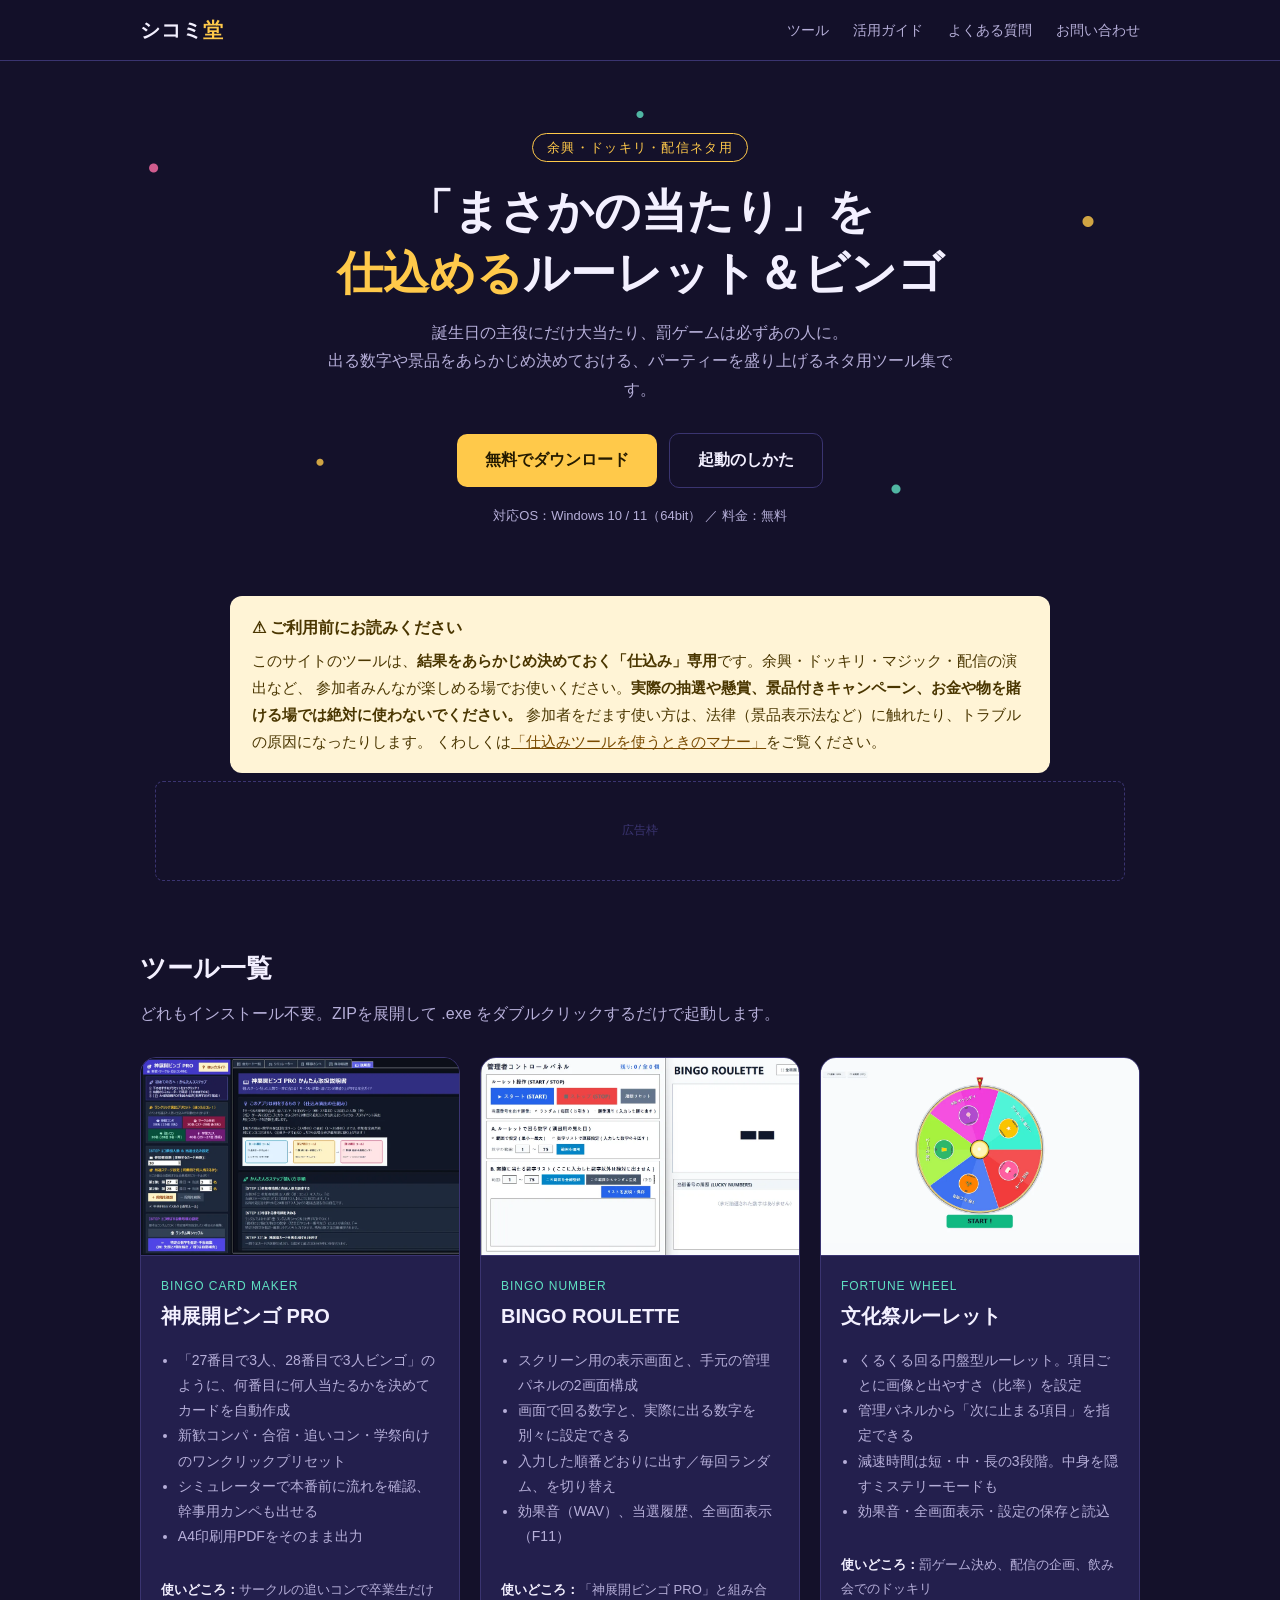
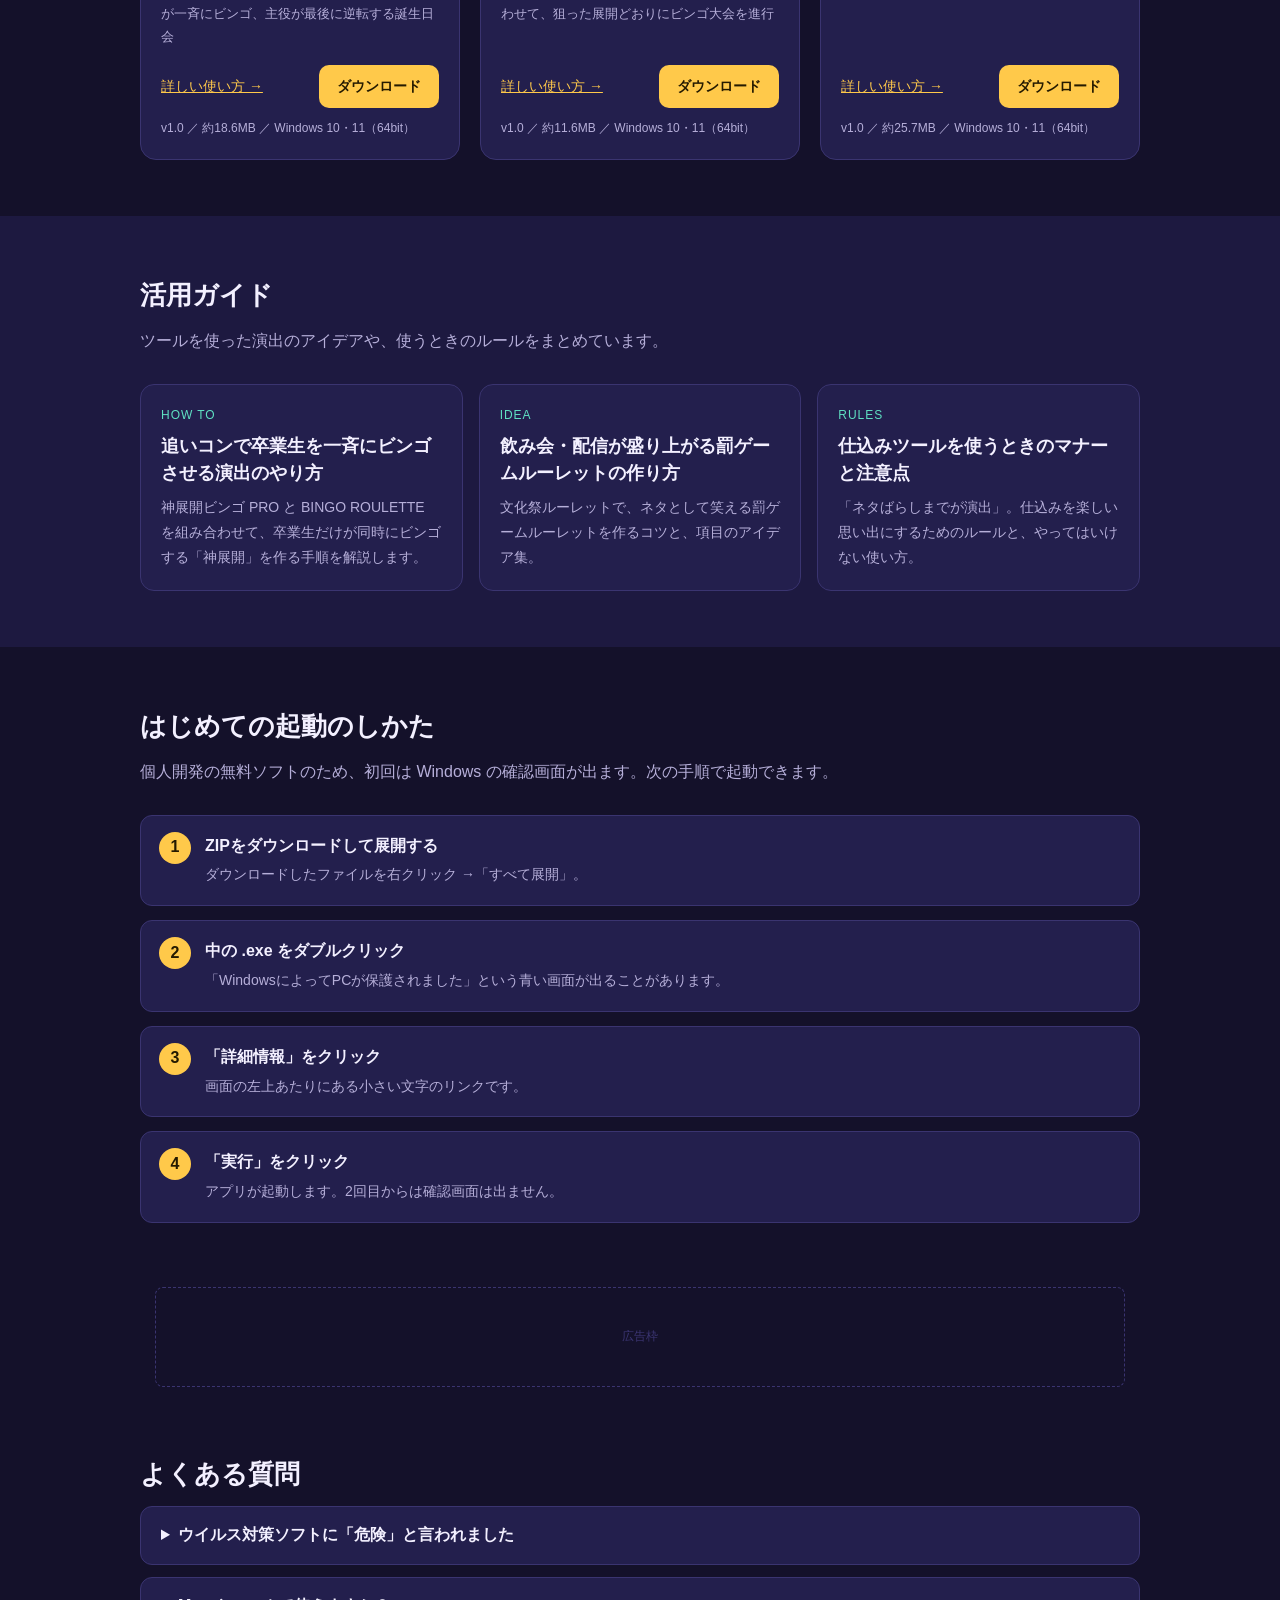
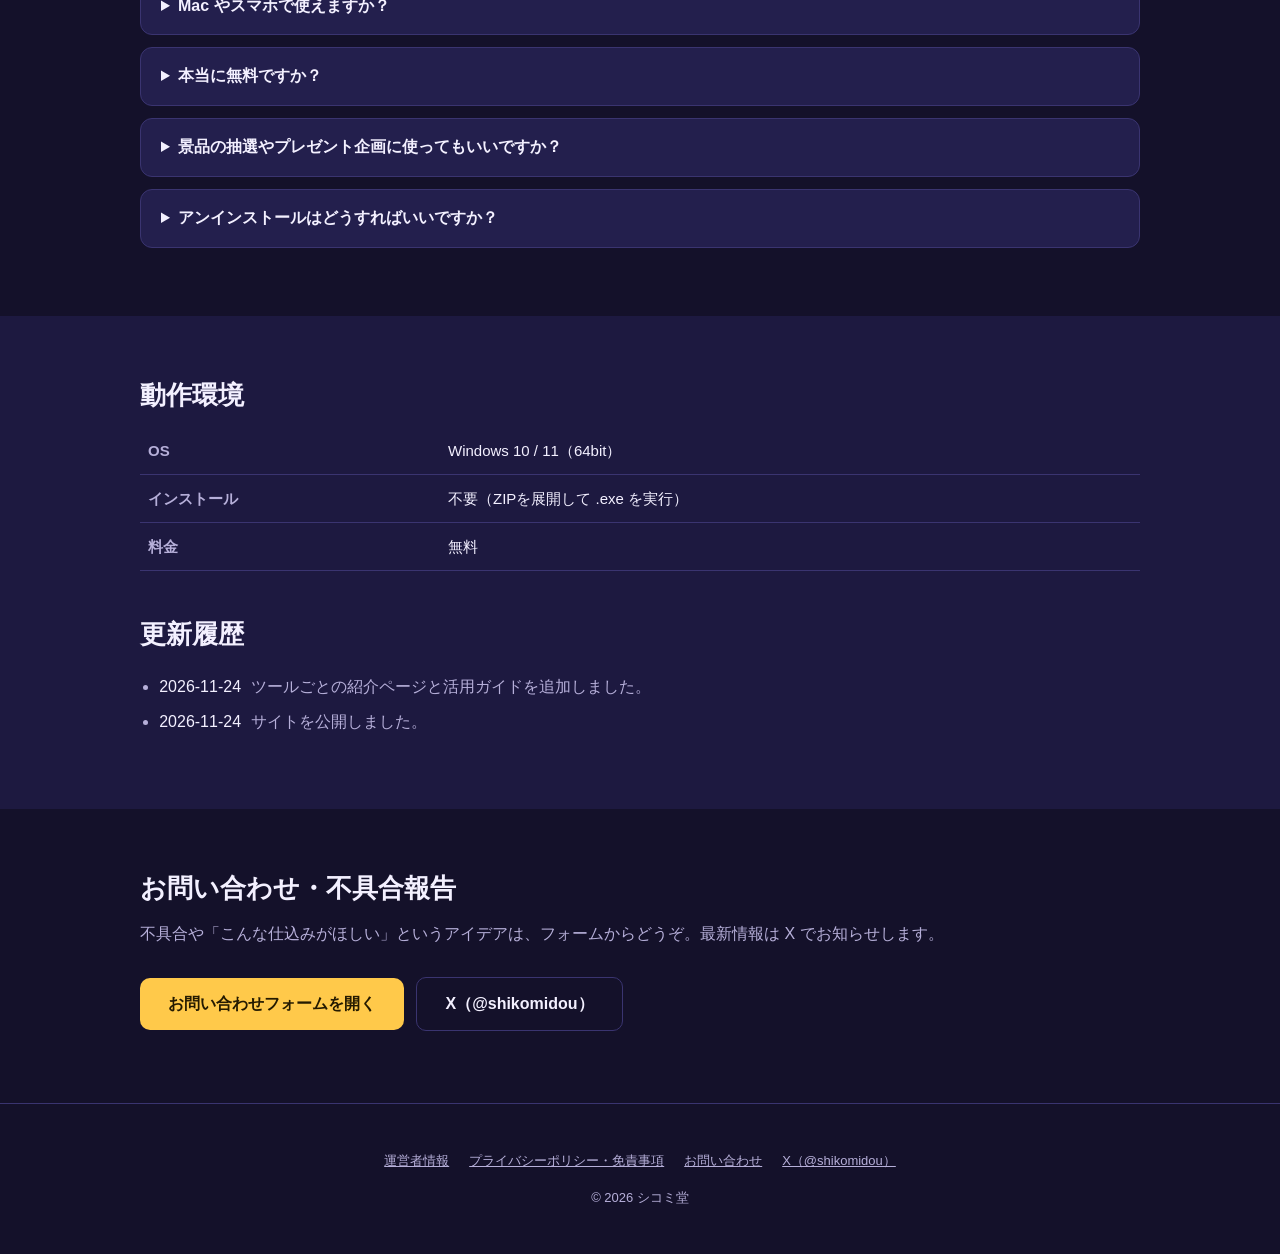
<file: index.html>
<!DOCTYPE html>
<html lang="ja">
<head>
<meta charset="UTF-8">
<meta name="viewport" content="width=device-width, initial-scale=1">
<title>シコミ堂 ｜ 余興・ドッキリ用の仕込みルーレット＆ビンゴツール（Windows・無料）</title>
<meta name="description" content="パーティーの余興やドッキリ、配信ネタ用の「結果を仕込める」ルーレットとビンゴカード作成ツール。Windows 10/11 対応の無料ソフトです。">
<link rel="stylesheet" href="style.css">
<!--
  ▼ Google AdSense：審査に合格したら、下のコメントを外して ca-pub-XXXXXXXXXXXXXXXX を自分のIDに置き換える
  <script async src="https://pagead2.googlesyndication.com/pagead/js/adsbygoogle.js?client=ca-pub-XXXXXXXXXXXXXXXX" crossorigin="anonymous"></script>
-->
</head>
<body>

<header class="top">
  <div class="wrap">
    <a class="logo" href="index.html">シコミ<span>堂</span></a>
    <nav>
      <a href="index.html#apps" class="nav-dl">ツール</a>
      <a href="index.html#guides">活用ガイド</a>
      <a href="index.html#faq">よくある質問</a>
      <a href="index.html#contact">お問い合わせ</a>
    </nav>
  </div>
</header>

<main>
  <div class="hero">
    <div class="wrap">
      <span class="tag">余興・ドッキリ・配信ネタ用</span>
      <h1>「まさかの当たり」を<br><em>仕込める</em>ルーレット＆ビンゴ</h1>
      <p class="lead">誕生日の主役にだけ大当たり、罰ゲームは必ずあの人に。<br>
        出る数字や景品をあらかじめ決めておける、パーティーを盛り上げるネタ用ツール集です。</p>
      <a class="btn" href="#apps">無料でダウンロード</a>
      <a class="btn ghost" href="#howto" style="margin-left:8px">起動のしかた</a>
      <p class="req">対応OS：Windows 10 / 11（64bit） ／ 料金：無料</p>
    </div>
  </div>

  <div class="wrap">
<div class="notice" role="note">
  <strong>⚠ ご利用前にお読みください</strong>
  このサイトのツールは、<b>結果をあらかじめ決めておく「仕込み」専用</b>です。余興・ドッキリ・マジック・配信の演出など、
  参加者みんなが楽しめる場でお使いください。<b>実際の抽選や懸賞、景品付きキャンペーン、お金や物を賭ける場では絶対に使わないでください。</b>
  参加者をだます使い方は、法律（景品表示法など）に触れたり、トラブルの原因になったりします。
  くわしくは<a href="guide-manners.html">「仕込みツールを使うときのマナー」</a>をご覧ください。
</div>
  </div>

<div class="wrap"><div class="ad-slot">広告枠
  <!--
  <ins class="adsbygoogle" style="display:block" data-ad-client="ca-pub-XXXXXXXXXXXXXXXX" data-ad-slot="1111111111" data-ad-format="auto" data-full-width-responsive="true"></ins>
  <script>(adsbygoogle = window.adsbygoogle || []).push({});</script>
  -->
</div></div>

  <section id="apps">
    <div class="wrap">
      <h2>ツール一覧</h2>
      <p class="sub">どれもインストール不要。ZIPを展開して .exe をダブルクリックするだけで起動します。</p>
      <div class="apps">
        <article class="app">
          <a class="shot" href="bingo-pro.html"><img src="[data-uri]" alt="神展開ビンゴ PRO の画面" loading="lazy"></a>
          <div class="body">
            <span class="kind">BINGO CARD MAKER</span>
            <h3><a href="bingo-pro.html">神展開ビンゴ PRO</a></h3>
            <ul>
              <li>「27番目で3人、28番目で3人ビンゴ」のように、何番目に何人当たるかを決めてカードを自動作成</li>
              <li>新歓コンパ・合宿・追いコン・学祭向けのワンクリックプリセット</li>
              <li>シミュレーターで本番前に流れを確認、幹事用カンペも出せる</li>
              <li>A4印刷用PDFをそのまま出力</li>
            </ul>
            <p class="uses"><b>使いどころ：</b>サークルの追いコンで卒業生だけが一斉にビンゴ、主役が最後に逆転する誕生日会</p>
            <div class="dl">
              <a class="more" href="bingo-pro.html">詳しい使い方 →</a>
              <a class="btn sm" href="https://github.com/toabaron-spec/shikomidou/releases/latest/download/kamitenkai-bingo-pro.zip">ダウンロード</a>
            </div>
            <p class="meta" style="margin:10px 0 0">v1.0 ／ 約18.6MB ／ Windows 10・11（64bit）</p>
          </div>
        </article>
        <article class="app">
          <a class="shot" href="bingo-roulette.html"><img src="[data-uri]" alt="BINGO ROULETTE の画面" loading="lazy"></a>
          <div class="body">
            <span class="kind">BINGO NUMBER</span>
            <h3><a href="bingo-roulette.html">BINGO ROULETTE</a></h3>
            <ul>
              <li>スクリーン用の表示画面と、手元の管理パネルの2画面構成</li>
              <li>画面で回る数字と、実際に出る数字を別々に設定できる</li>
              <li>入力した順番どおりに出す／毎回ランダム、を切り替え</li>
              <li>効果音（WAV）、当選履歴、全画面表示（F11）</li>
            </ul>
            <p class="uses"><b>使いどころ：</b>「神展開ビンゴ PRO」と組み合わせて、狙った展開どおりにビンゴ大会を進行</p>
            <div class="dl">
              <a class="more" href="bingo-roulette.html">詳しい使い方 →</a>
              <a class="btn sm" href="https://github.com/toabaron-spec/shikomidou/releases/latest/download/bingo-roulette.zip">ダウンロード</a>
            </div>
            <p class="meta" style="margin:10px 0 0">v1.0 ／ 約11.6MB ／ Windows 10・11（64bit）</p>
          </div>
        </article>
        <article class="app">
          <a class="shot light" href="fortune-wheel.html"><img src="[data-uri]" alt="文化祭ルーレット の画面" loading="lazy"></a>
          <div class="body">
            <span class="kind">FORTUNE WHEEL</span>
            <h3><a href="fortune-wheel.html">文化祭ルーレット</a></h3>
            <ul>
              <li>くるくる回る円盤型ルーレット。項目ごとに画像と出やすさ（比率）を設定</li>
              <li>管理パネルから「次に止まる項目」を指定できる</li>
              <li>減速時間は短・中・長の3段階。中身を隠すミステリーモードも</li>
              <li>効果音・全画面表示・設定の保存と読込</li>
            </ul>
            <p class="uses"><b>使いどころ：</b>罰ゲーム決め、配信の企画、飲み会でのドッキリ</p>
            <div class="dl">
              <a class="more" href="fortune-wheel.html">詳しい使い方 →</a>
              <a class="btn sm" href="https://github.com/toabaron-spec/shikomidou/releases/latest/download/fortune-wheel.zip">ダウンロード</a>
            </div>
            <p class="meta" style="margin:10px 0 0">v1.0 ／ 約25.7MB ／ Windows 10・11（64bit）</p>
          </div>
        </article>
      </div>
    </div>
  </section>

  <section id="guides" class="alt">
    <div class="wrap">
      <h2>活用ガイド</h2>
      <p class="sub">ツールを使った演出のアイデアや、使うときのルールをまとめています。</p>
      <div class="guides">
        <a class="guide" href="guide-oikon.html"><span class="kind">HOW TO</span><h3>追いコンで卒業生を一斉にビンゴさせる演出のやり方</h3><p>神展開ビンゴ PRO と BINGO ROULETTE を組み合わせて、卒業生だけが同時にビンゴする「神展開」を作る手順を解説します。</p></a>
        <a class="guide" href="guide-batsu-game.html"><span class="kind">IDEA</span><h3>飲み会・配信が盛り上がる罰ゲームルーレットの作り方</h3><p>文化祭ルーレットで、ネタとして笑える罰ゲームルーレットを作るコツと、項目のアイデア集。</p></a>
        <a class="guide" href="guide-manners.html"><span class="kind">RULES</span><h3>仕込みツールを使うときのマナーと注意点</h3><p>「ネタばらしまでが演出」。仕込みを楽しい思い出にするためのルールと、やってはいけない使い方。</p></a>
      </div>
    </div>
  </section>

  <section id="howto">
    <div class="wrap">
      <h2>はじめての起動のしかた</h2>
      <p class="sub">個人開発の無料ソフトのため、初回は Windows の確認画面が出ます。次の手順で起動できます。</p>
      <ol class="steps">
        <li><b>ZIPをダウンロードして展開する</b><span>ダウンロードしたファイルを右クリック →「すべて展開」。</span></li>
        <li><b>中の .exe をダブルクリック</b><span>「WindowsによってPCが保護されました」という青い画面が出ることがあります。</span></li>
        <li><b>「詳細情報」をクリック</b><span>画面の左上あたりにある小さい文字のリンクです。</span></li>
        <li><b>「実行」をクリック</b><span>アプリが起動します。2回目からは確認画面は出ません。</span></li>
      </ol>
    </div>
  </section>

<div class="wrap"><div class="ad-slot">広告枠
  <!--
  <ins class="adsbygoogle" style="display:block" data-ad-client="ca-pub-XXXXXXXXXXXXXXXX" data-ad-slot="2222222222" data-ad-format="auto" data-full-width-responsive="true"></ins>
  <script>(adsbygoogle = window.adsbygoogle || []).push({});</script>
  -->
</div></div>

  <section id="faq">
    <div class="wrap">
      <h2>よくある質問</h2>
      <details>
        <summary>ウイルス対策ソフトに「危険」と言われました</summary>
        <p>このツールは Python で作り、PyInstaller という仕組みで1つの .exe にまとめています。この方法で作ったソフトは、中身に問題がなくても誤ってウイルス扱いされることがあります（誤検知）。ダウンロードはこのサイトのボタン（GitHub の公式配布ページ）からのみ行ってください。</p>
      </details>
      <details>
        <summary>Mac やスマホで使えますか？</summary>
        <p>いまは Windows 10 / 11（64bit）だけに対応しています。Mac・Linux・スマホ・32bit版 Windows では動きません。</p>
      </details>
      <details>
        <summary>本当に無料ですか？</summary>
        <p>はい、すべて無料です。サイトの運営費は広告収入でまかなう予定です。</p>
      </details>
      <details>
        <summary>景品の抽選やプレゼント企画に使ってもいいですか？</summary>
        <p>いいえ。結果を仕込めるツールなので、<b>本物の抽選・懸賞・キャンペーンには使わないでください</b>。参加者が「仕込みかも」と分かって笑える場、ネタだと明かす前提の場でお楽しみください。詳しくは<a href="guide-manners.html">マナーと注意点</a>をご覧ください。</p>
      </details>
      <details>
        <summary>アンインストールはどうすればいいですか？</summary>
        <p>インストールしていないので、展開したフォルダごと削除すれば完了です。</p>
      </details>
    </div>
  </section>

  <section class="alt">
    <div class="wrap">
      <h2>動作環境</h2>
      <table>
        <tr><th>OS</th><td>Windows 10 / 11（64bit）</td></tr>
        <tr><th>インストール</th><td>不要（ZIPを展開して .exe を実行）</td></tr>
        <tr><th>料金</th><td>無料</td></tr>
      </table>

      <h2 style="margin-top:40px">更新履歴</h2>
      <ul class="log">
        <li><time>2026-11-24</time>ツールごとの紹介ページと活用ガイドを追加しました。</li>
        <li><time>2026-11-24</time>サイトを公開しました。</li>
      </ul>
    </div>
  </section>

  <section id="contact">
    <div class="wrap">
      <h2>お問い合わせ・不具合報告</h2>
      <p class="sub">不具合や「こんな仕込みがほしい」というアイデアは、フォームからどうぞ。最新情報は X でお知らせします。</p>
      <p><a class="btn" href="https://docs.google.com/forms/d/e/1FAIpQLSdgUgYmJnWMnSjtuK4ILSLZrFLbsaXGJBXPM67dqzS-R5R1-g/viewform" target="_blank" rel="noopener">お問い合わせフォームを開く</a>
         <a class="btn ghost" href="https://x.com/shikomidou" target="_blank" rel="noopener" style="margin-left:8px">X（@shikomidou）</a></p>
    </div>
  </section>
</main>

<footer>
  <div class="wrap">
    <p><a href="about.html">運営者情報</a><a href="privacy.html">プライバシーポリシー・免責事項</a><a href="index.html#contact">お問い合わせ</a><a href="https://x.com/shikomidou" target="_blank" rel="noopener">X（@shikomidou）</a></p>
    <p>© 2026 シコミ堂</p>
  </div>
</footer>

</body>
</html>
</file>
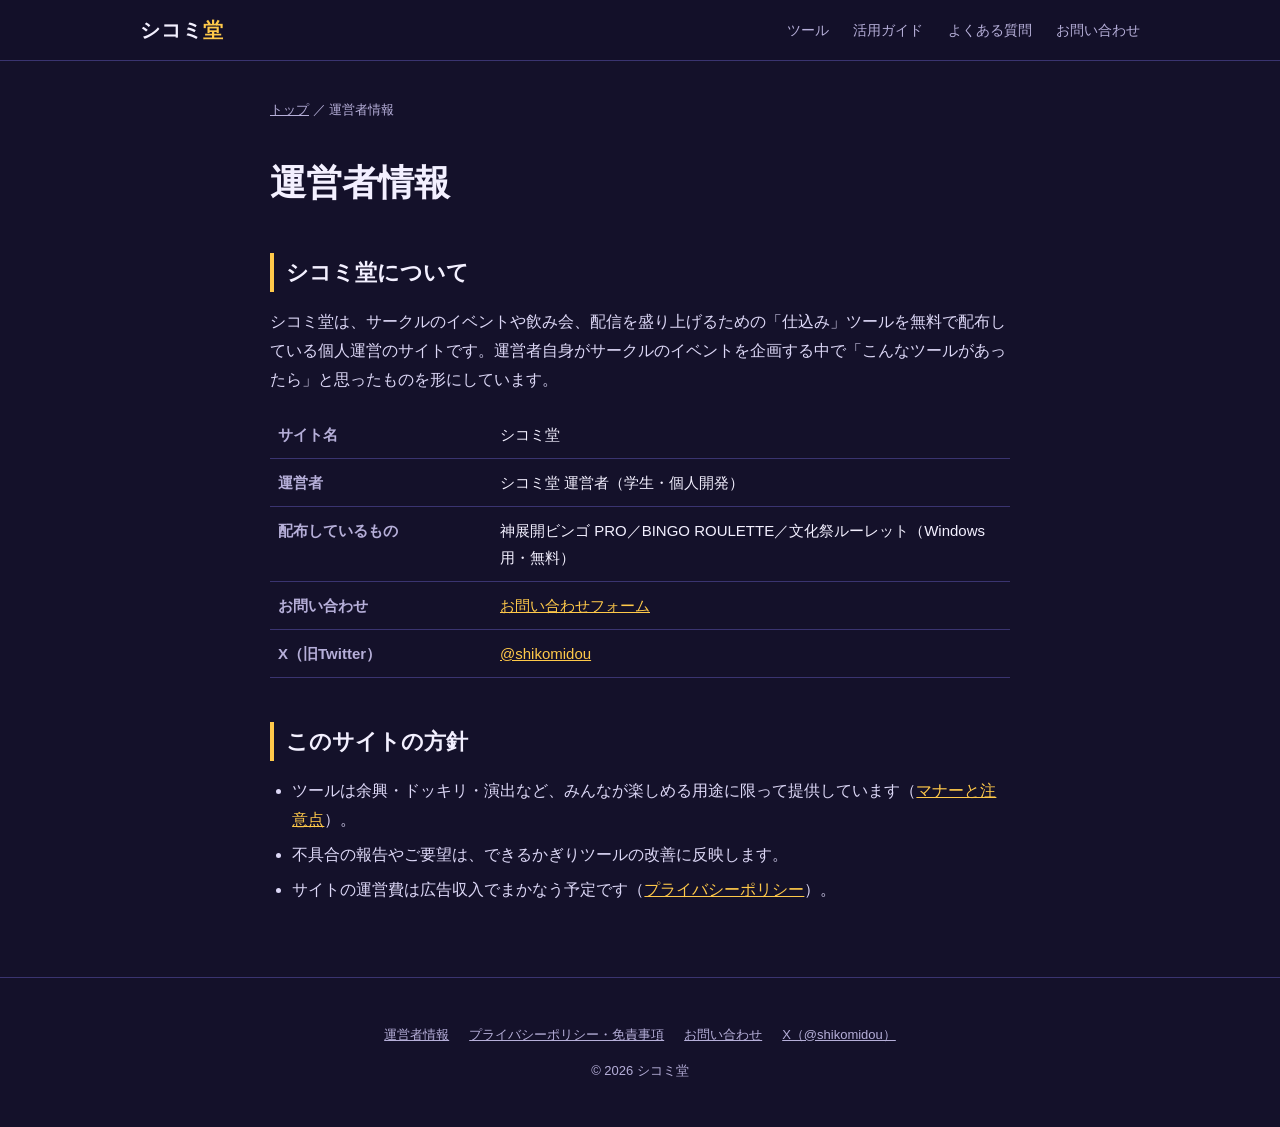
<file: about.html>
<!DOCTYPE html>
<html lang="ja">
<head>
<meta charset="UTF-8">
<meta name="viewport" content="width=device-width, initial-scale=1">
<title>運営者情報 ｜ シコミ堂</title>
<meta name="description" content="シコミ堂の運営者情報とサイトについて。">
<link rel="stylesheet" href="style.css">
<!--
  ▼ Google AdSense：審査に合格したら、下のコメントを外して ca-pub-XXXXXXXXXXXXXXXX を自分のIDに置き換える
  <script async src="https://pagead2.googlesyndication.com/pagead/js/adsbygoogle.js?client=ca-pub-XXXXXXXXXXXXXXXX" crossorigin="anonymous"></script>
-->
</head>
<body>

<header class="top">
  <div class="wrap">
    <a class="logo" href="index.html">シコミ<span>堂</span></a>
    <nav>
      <a href="index.html#apps" class="nav-dl">ツール</a>
      <a href="index.html#guides">活用ガイド</a>
      <a href="index.html#faq">よくある質問</a>
      <a href="index.html#contact">お問い合わせ</a>
    </nav>
  </div>
</header>

<main>
  <div class="wrap narrow">
    <p class="crumbs"><a href="index.html">トップ</a> ／ 運営者情報</p>
    <article class="doc">
      <h1>運営者情報</h1>
      <h2>シコミ堂について</h2>
      <p>シコミ堂は、サークルのイベントや飲み会、配信を盛り上げるための「仕込み」ツールを無料で配布している個人運営のサイトです。運営者自身がサークルのイベントを企画する中で「こんなツールがあったら」と思ったものを形にしています。</p>
      <table>
        <tr><th>サイト名</th><td>シコミ堂</td></tr>
        <tr><th>運営者</th><td>シコミ堂 運営者（学生・個人開発）</td></tr>
        <tr><th>配布しているもの</th><td>神展開ビンゴ PRO／BINGO ROULETTE／文化祭ルーレット（Windows 用・無料）</td></tr>
        <tr><th>お問い合わせ</th><td><a href="https://docs.google.com/forms/d/e/1FAIpQLSdgUgYmJnWMnSjtuK4ILSLZrFLbsaXGJBXPM67dqzS-R5R1-g/viewform" target="_blank" rel="noopener">お問い合わせフォーム</a></td></tr>
        <tr><th>X（旧Twitter）</th><td><a href="https://x.com/shikomidou" target="_blank" rel="noopener">@shikomidou</a></td></tr>
      </table>
      <h2>このサイトの方針</h2>
      <ul>
        <li>ツールは余興・ドッキリ・演出など、みんなが楽しめる用途に限って提供しています（<a href="guide-manners.html">マナーと注意点</a>）。</li>
        <li>不具合の報告やご要望は、できるかぎりツールの改善に反映します。</li>
        <li>サイトの運営費は広告収入でまかなう予定です（<a href="privacy.html">プライバシーポリシー</a>）。</li>
      </ul>
    </article>
  </div>
</main>

<footer>
  <div class="wrap">
    <p><a href="about.html">運営者情報</a><a href="privacy.html">プライバシーポリシー・免責事項</a><a href="index.html#contact">お問い合わせ</a><a href="https://x.com/shikomidou" target="_blank" rel="noopener">X（@shikomidou）</a></p>
    <p>© 2026 シコミ堂</p>
  </div>
</footer>

</body>
</html>
</file>
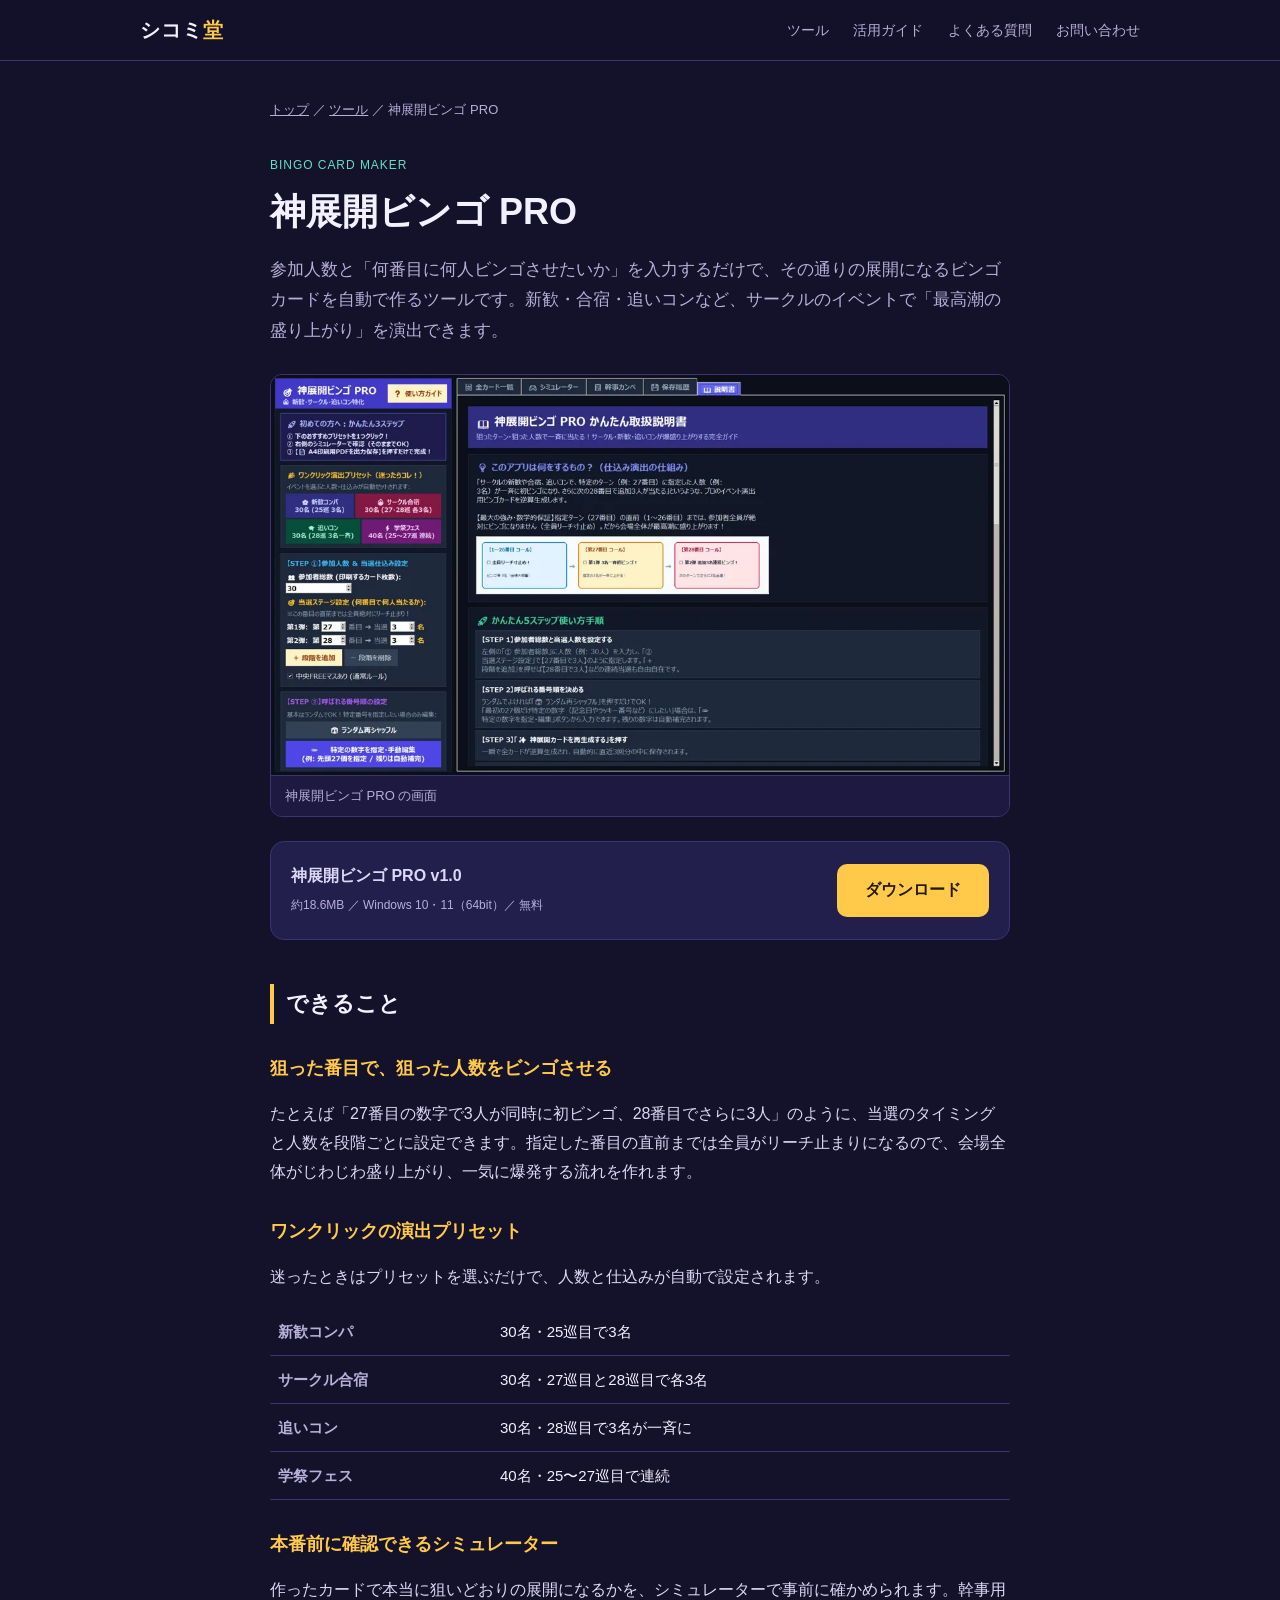
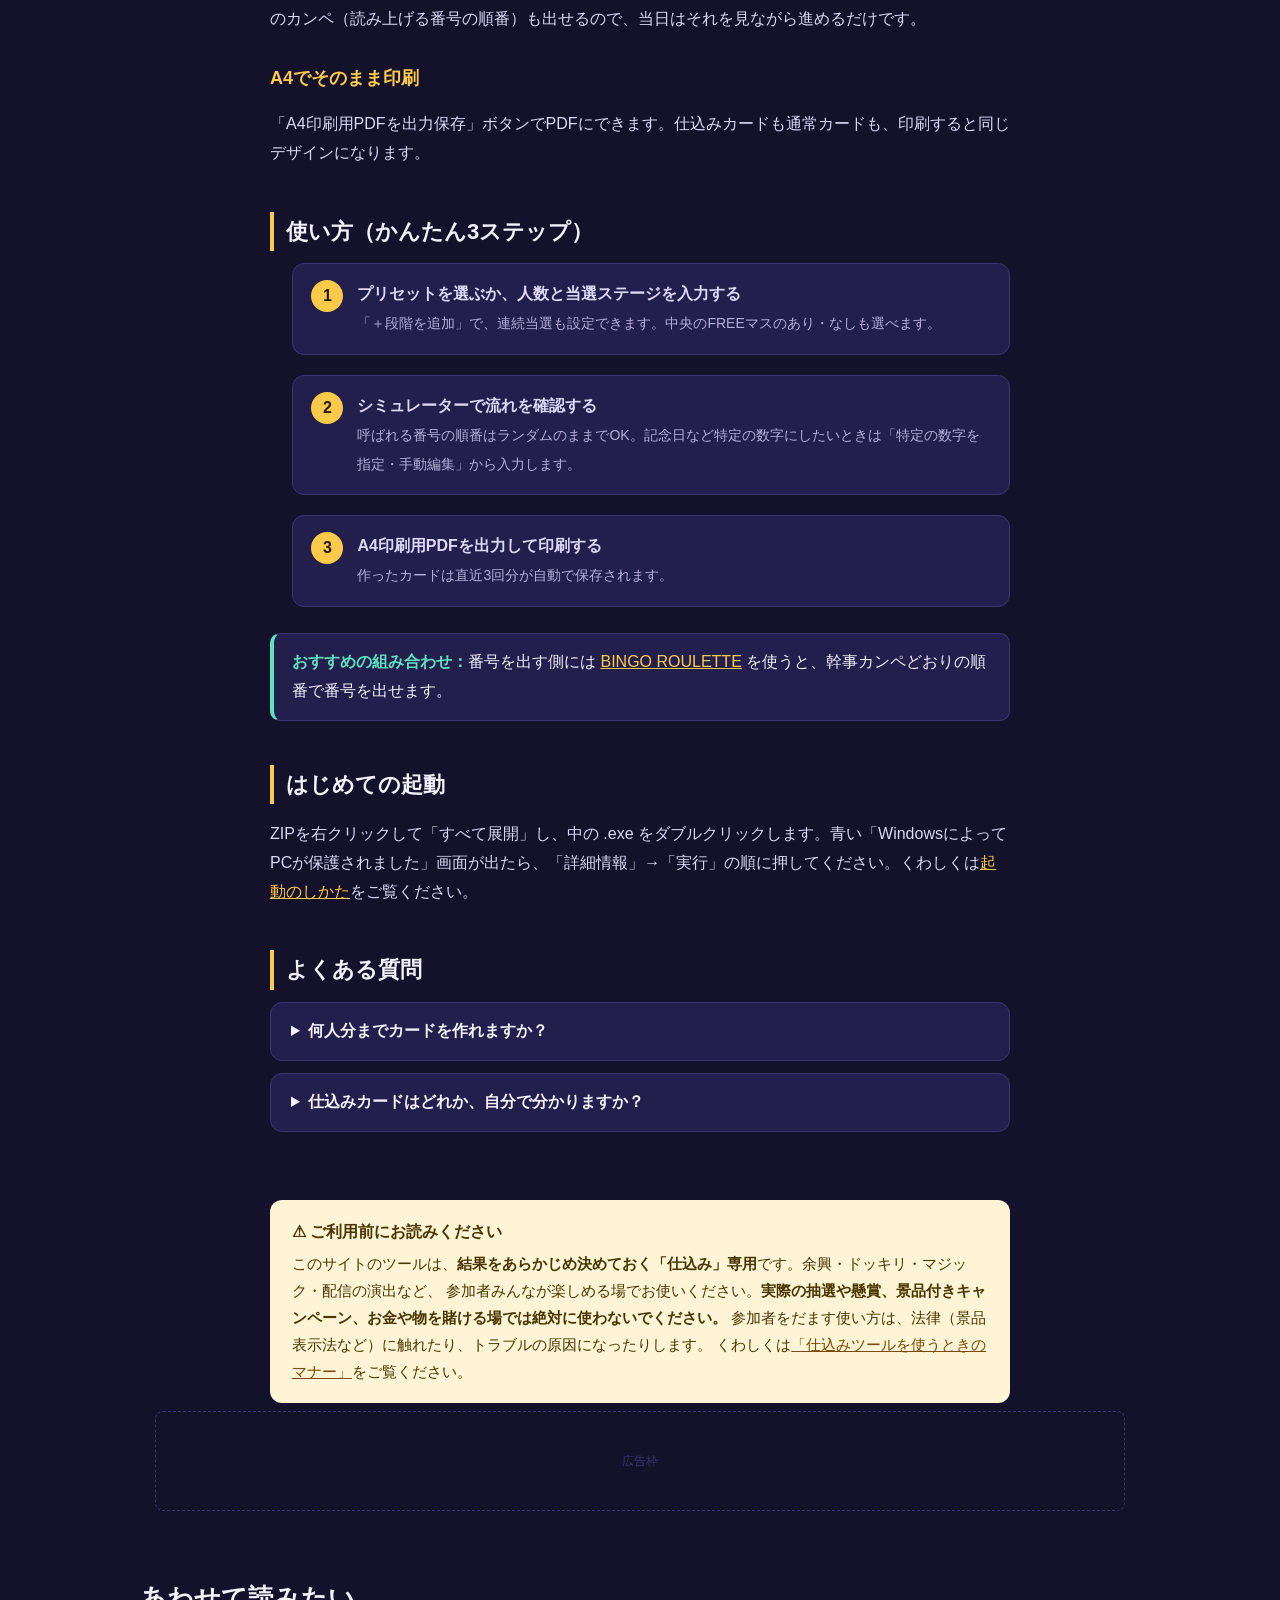
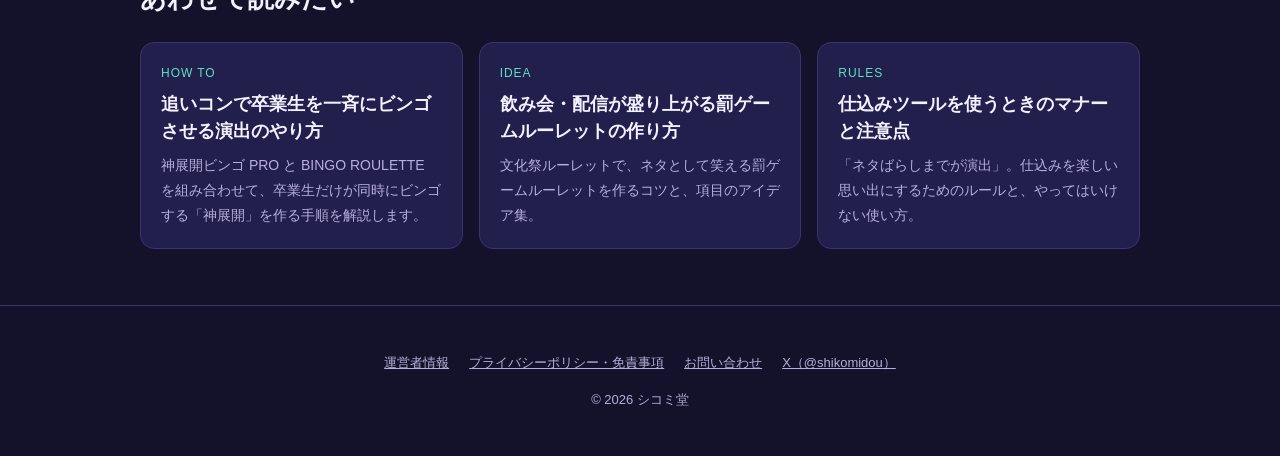
<file: bingo-pro.html>
<!DOCTYPE html>
<html lang="ja">
<head>
<meta charset="UTF-8">
<meta name="viewport" content="width=device-width, initial-scale=1">
<title>神展開ビンゴ PRO ｜ シコミ堂</title>
<meta name="description" content="参加人数と「何番目に何人ビンゴさせたいか」を入力するだけで、その通りの展開になるビンゴカードを自動で作るツールです。新歓・合宿・追いコンなど、サークルのイベントで「最高潮の盛り上がり」を演出できます。">
<link rel="stylesheet" href="style.css">
<!--
  ▼ Google AdSense：審査に合格したら、下のコメントを外して ca-pub-XXXXXXXXXXXXXXXX を自分のIDに置き換える
  <script async src="https://pagead2.googlesyndication.com/pagead/js/adsbygoogle.js?client=ca-pub-XXXXXXXXXXXXXXXX" crossorigin="anonymous"></script>
-->
</head>
<body>

<header class="top">
  <div class="wrap">
    <a class="logo" href="index.html">シコミ<span>堂</span></a>
    <nav>
      <a href="index.html#apps" class="nav-dl">ツール</a>
      <a href="index.html#guides">活用ガイド</a>
      <a href="index.html#faq">よくある質問</a>
      <a href="index.html#contact">お問い合わせ</a>
    </nav>
  </div>
</header>

<main>
  <div class="wrap narrow">
    <p class="crumbs"><a href="index.html">トップ</a> ／ <a href="index.html#apps">ツール</a> ／ 神展開ビンゴ PRO</p>
    <article class="doc">
      <span class="kind">BINGO CARD MAKER</span>
      <h1>神展開ビンゴ PRO</h1>
      <p class="lead">参加人数と「何番目に何人ビンゴさせたいか」を入力するだけで、その通りの展開になるビンゴカードを自動で作るツールです。新歓・合宿・追いコンなど、サークルのイベントで「最高潮の盛り上がり」を演出できます。</p>
      <figure><img src="[data-uri]" alt="神展開ビンゴ PRO の画面"><figcaption>神展開ビンゴ PRO の画面</figcaption></figure>
      <div class="dlbox">
        <p><b>神展開ビンゴ PRO v1.0</b><br><span class="meta">約18.6MB ／ Windows 10・11（64bit）／ 無料</span></p>
        <a class="btn" href="https://github.com/toabaron-spec/shikomidou/releases/latest/download/kamitenkai-bingo-pro.zip">ダウンロード</a>
      </div>
      <h2>できること</h2>
      <h3>狙った番目で、狙った人数をビンゴさせる</h3>
      <p>たとえば「27番目の数字で3人が同時に初ビンゴ、28番目でさらに3人」のように、当選のタイミングと人数を段階ごとに設定できます。指定した番目の直前までは全員がリーチ止まりになるので、会場全体がじわじわ盛り上がり、一気に爆発する流れを作れます。</p>
      <h3>ワンクリックの演出プリセット</h3>
      <p>迷ったときはプリセットを選ぶだけで、人数と仕込みが自動で設定されます。</p>
      <table>
        <tr><th>新歓コンパ</th><td>30名・25巡目で3名</td></tr>
        <tr><th>サークル合宿</th><td>30名・27巡目と28巡目で各3名</td></tr>
        <tr><th>追いコン</th><td>30名・28巡目で3名が一斉に</td></tr>
        <tr><th>学祭フェス</th><td>40名・25〜27巡目で連続</td></tr>
      </table>
      <h3>本番前に確認できるシミュレーター</h3>
      <p>作ったカードで本当に狙いどおりの展開になるかを、シミュレーターで事前に確かめられます。幹事用のカンペ（読み上げる番号の順番）も出せるので、当日はそれを見ながら進めるだけです。</p>
      <h3>A4でそのまま印刷</h3>
      <p>「A4印刷用PDFを出力保存」ボタンでPDFにできます。仕込みカードも通常カードも、印刷すると同じデザインになります。</p>

      <h2>使い方（かんたん3ステップ）</h2>
      <ol class="steps">
        <li><b>プリセットを選ぶか、人数と当選ステージを入力する</b><span>「＋段階を追加」で、連続当選も設定できます。中央のFREEマスのあり・なしも選べます。</span></li>
        <li><b>シミュレーターで流れを確認する</b><span>呼ばれる番号の順番はランダムのままでOK。記念日など特定の数字にしたいときは「特定の数字を指定・手動編集」から入力します。</span></li>
        <li><b>A4印刷用PDFを出力して印刷する</b><span>作ったカードは直近3回分が自動で保存されます。</span></li>
      </ol>
      <div class="point"><b>おすすめの組み合わせ：</b>番号を出す側には <a href="bingo-roulette.html">BINGO ROULETTE</a> を使うと、幹事カンペどおりの順番で番号を出せます。</div>
      <h2>はじめての起動</h2>
      <p>ZIPを右クリックして「すべて展開」し、中の .exe をダブルクリックします。青い「WindowsによってPCが保護されました」画面が出たら、「詳細情報」→「実行」の順に押してください。くわしくは<a href="index.html#howto">起動のしかた</a>をご覧ください。</p>
      <h2>よくある質問</h2>
      <details><summary>何人分までカードを作れますか？</summary><p>参加者総数に入力した枚数だけ作れます。プリセットでは30〜40名を想定しています。</p></details>
      <details><summary>仕込みカードはどれか、自分で分かりますか？</summary><p>「全カード一覧」で金色の枠がついたものが仕込みカードです。印刷すると通常カードと同じ見た目になります。</p></details>
    </article>
  </div>
  <div class="wrap narrow">
<div class="notice" role="note">
  <strong>⚠ ご利用前にお読みください</strong>
  このサイトのツールは、<b>結果をあらかじめ決めておく「仕込み」専用</b>です。余興・ドッキリ・マジック・配信の演出など、
  参加者みんなが楽しめる場でお使いください。<b>実際の抽選や懸賞、景品付きキャンペーン、お金や物を賭ける場では絶対に使わないでください。</b>
  参加者をだます使い方は、法律（景品表示法など）に触れたり、トラブルの原因になったりします。
  くわしくは<a href="guide-manners.html">「仕込みツールを使うときのマナー」</a>をご覧ください。
</div>
  </div>
<div class="wrap"><div class="ad-slot">広告枠
  <!--
  <ins class="adsbygoogle" style="display:block" data-ad-client="ca-pub-XXXXXXXXXXXXXXXX" data-ad-slot="3333333333" data-ad-format="auto" data-full-width-responsive="true"></ins>
  <script>(adsbygoogle = window.adsbygoogle || []).push({});</script>
  -->
</div></div>
  <section>
    <div class="wrap">
      <h2>あわせて読みたい</h2>
      <div class="guides" style="margin-top:20px">
        <a class="guide" href="guide-oikon.html"><span class="kind">HOW TO</span><h3>追いコンで卒業生を一斉にビンゴさせる演出のやり方</h3><p>神展開ビンゴ PRO と BINGO ROULETTE を組み合わせて、卒業生だけが同時にビンゴする「神展開」を作る手順を解説します。</p></a>
        <a class="guide" href="guide-batsu-game.html"><span class="kind">IDEA</span><h3>飲み会・配信が盛り上がる罰ゲームルーレットの作り方</h3><p>文化祭ルーレットで、ネタとして笑える罰ゲームルーレットを作るコツと、項目のアイデア集。</p></a>
        <a class="guide" href="guide-manners.html"><span class="kind">RULES</span><h3>仕込みツールを使うときのマナーと注意点</h3><p>「ネタばらしまでが演出」。仕込みを楽しい思い出にするためのルールと、やってはいけない使い方。</p></a>
      </div>
    </div>
  </section>
</main>

<footer>
  <div class="wrap">
    <p><a href="about.html">運営者情報</a><a href="privacy.html">プライバシーポリシー・免責事項</a><a href="index.html#contact">お問い合わせ</a><a href="https://x.com/shikomidou" target="_blank" rel="noopener">X（@shikomidou）</a></p>
    <p>© 2026 シコミ堂</p>
  </div>
</footer>

</body>
</html>
</file>
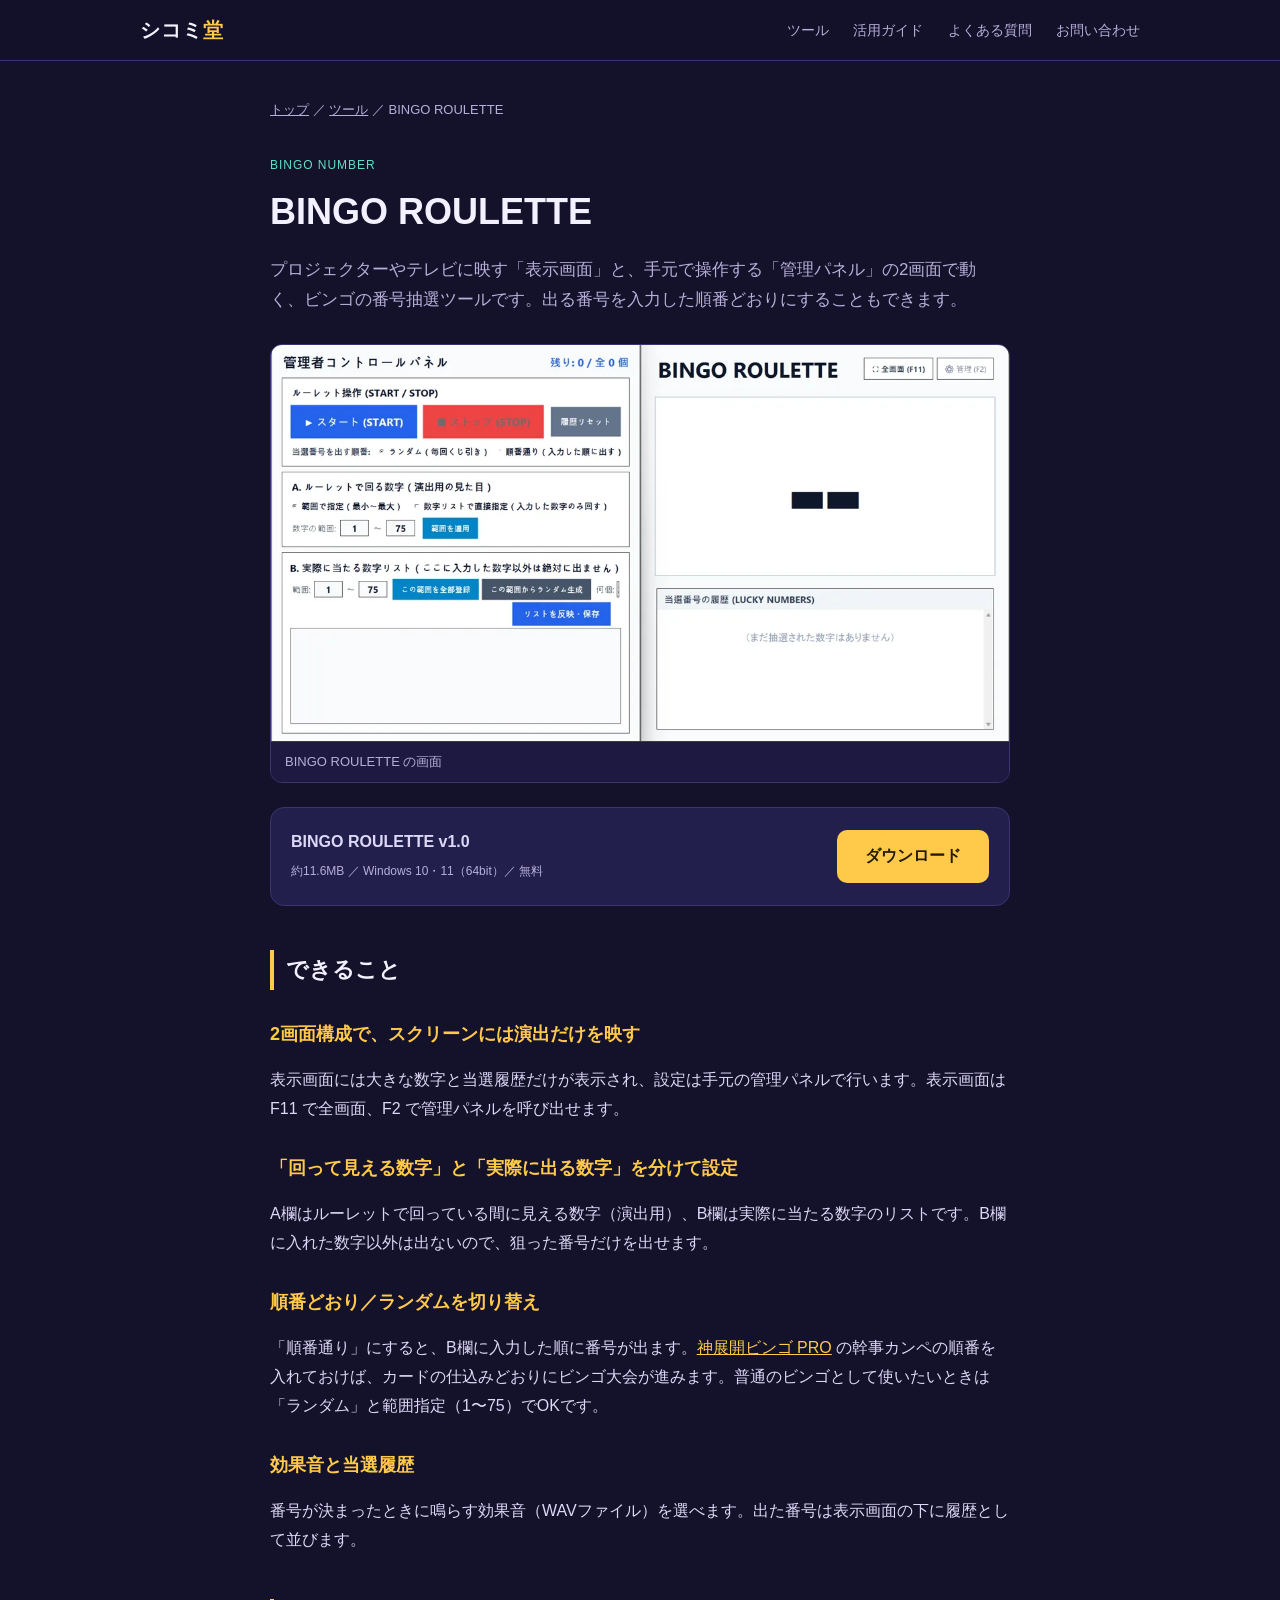
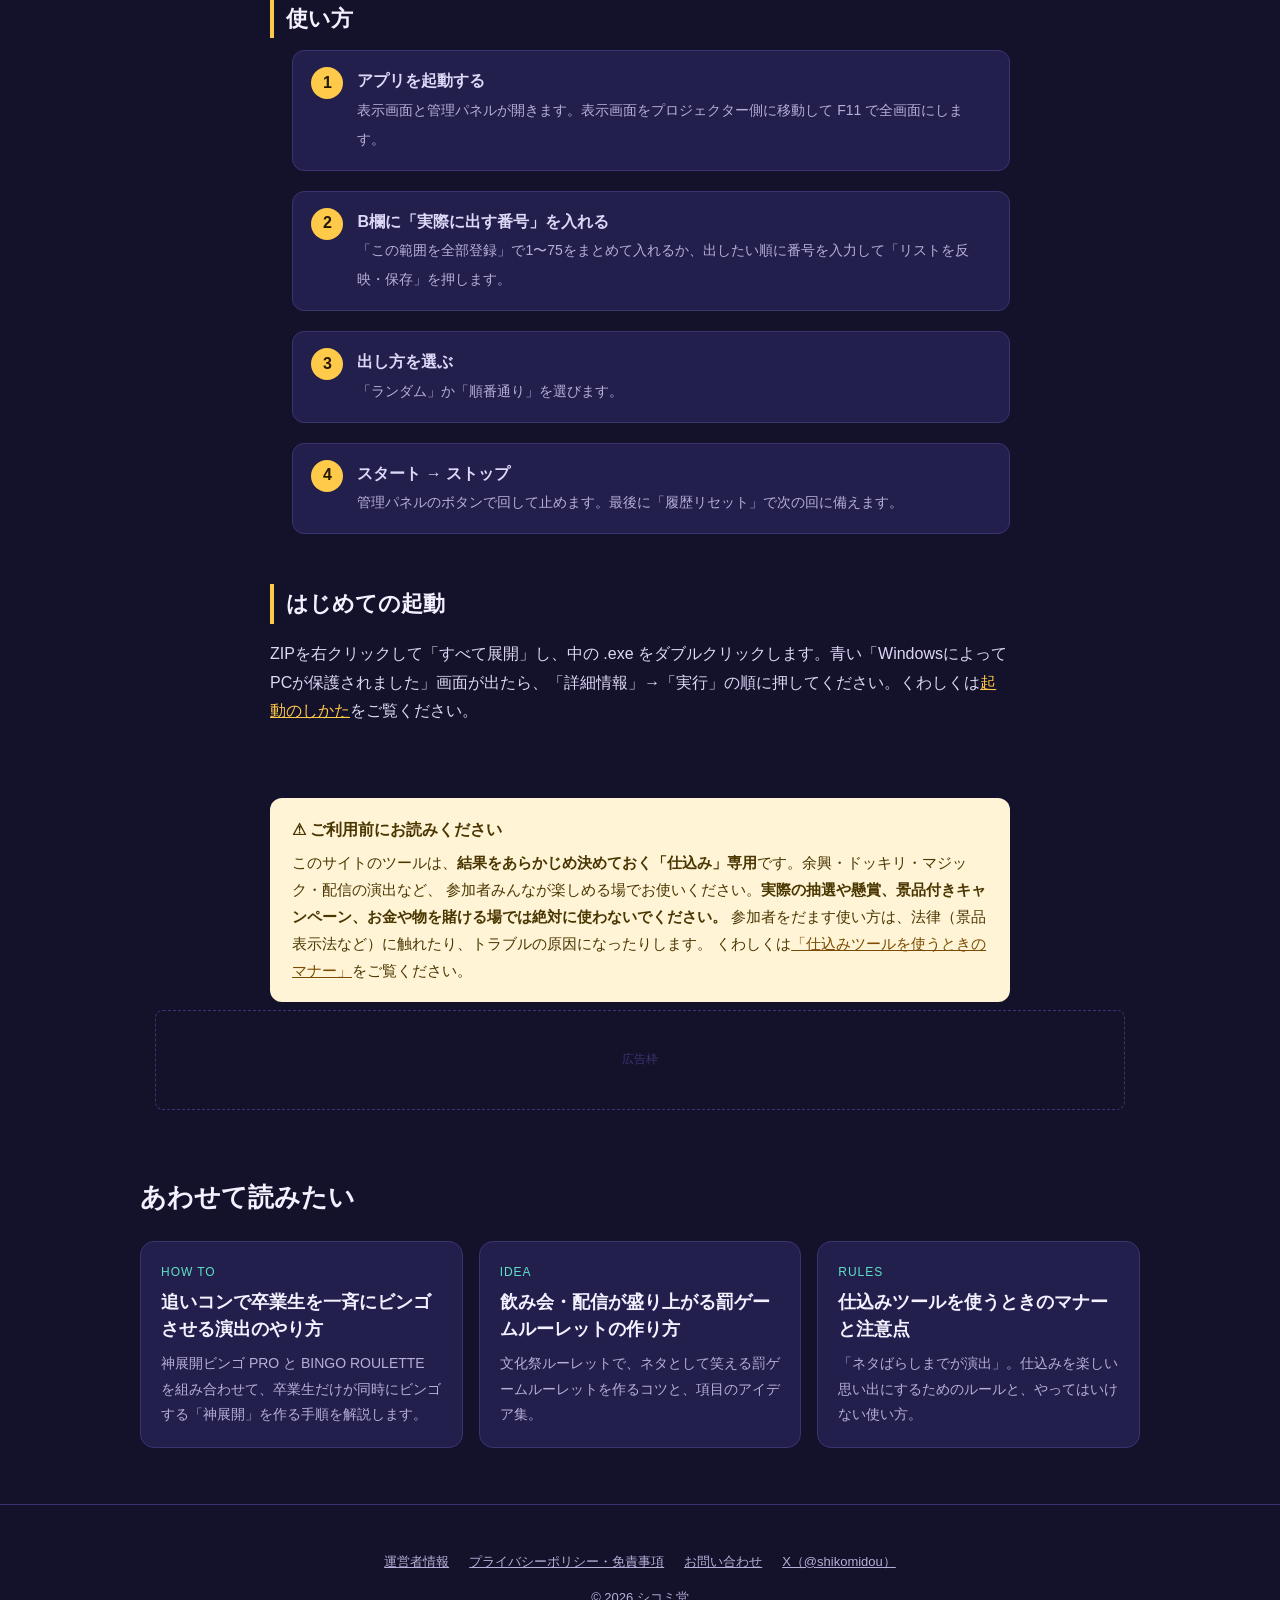
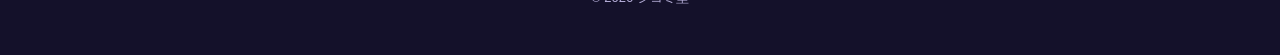
<file: bingo-roulette.html>
<!DOCTYPE html>
<html lang="ja">
<head>
<meta charset="UTF-8">
<meta name="viewport" content="width=device-width, initial-scale=1">
<title>BINGO ROULETTE ｜ シコミ堂</title>
<meta name="description" content="プロジェクターやテレビに映す「表示画面」と、手元で操作する「管理パネル」の2画面で動く、ビンゴの番号抽選ツールです。出る番号を入力した順番どおりにすることもできます。">
<link rel="stylesheet" href="style.css">
<!--
  ▼ Google AdSense：審査に合格したら、下のコメントを外して ca-pub-XXXXXXXXXXXXXXXX を自分のIDに置き換える
  <script async src="https://pagead2.googlesyndication.com/pagead/js/adsbygoogle.js?client=ca-pub-XXXXXXXXXXXXXXXX" crossorigin="anonymous"></script>
-->
</head>
<body>

<header class="top">
  <div class="wrap">
    <a class="logo" href="index.html">シコミ<span>堂</span></a>
    <nav>
      <a href="index.html#apps" class="nav-dl">ツール</a>
      <a href="index.html#guides">活用ガイド</a>
      <a href="index.html#faq">よくある質問</a>
      <a href="index.html#contact">お問い合わせ</a>
    </nav>
  </div>
</header>

<main>
  <div class="wrap narrow">
    <p class="crumbs"><a href="index.html">トップ</a> ／ <a href="index.html#apps">ツール</a> ／ BINGO ROULETTE</p>
    <article class="doc">
      <span class="kind">BINGO NUMBER</span>
      <h1>BINGO ROULETTE</h1>
      <p class="lead">プロジェクターやテレビに映す「表示画面」と、手元で操作する「管理パネル」の2画面で動く、ビンゴの番号抽選ツールです。出る番号を入力した順番どおりにすることもできます。</p>
      <figure><img src="[data-uri]" alt="BINGO ROULETTE の画面"><figcaption>BINGO ROULETTE の画面</figcaption></figure>
      <div class="dlbox">
        <p><b>BINGO ROULETTE v1.0</b><br><span class="meta">約11.6MB ／ Windows 10・11（64bit）／ 無料</span></p>
        <a class="btn" href="https://github.com/toabaron-spec/shikomidou/releases/latest/download/bingo-roulette.zip">ダウンロード</a>
      </div>
      <h2>できること</h2>
      <h3>2画面構成で、スクリーンには演出だけを映す</h3>
      <p>表示画面には大きな数字と当選履歴だけが表示され、設定は手元の管理パネルで行います。表示画面は F11 で全画面、F2 で管理パネルを呼び出せます。</p>
      <h3>「回って見える数字」と「実際に出る数字」を分けて設定</h3>
      <p>A欄はルーレットで回っている間に見える数字（演出用）、B欄は実際に当たる数字のリストです。B欄に入れた数字以外は出ないので、狙った番号だけを出せます。</p>
      <h3>順番どおり／ランダムを切り替え</h3>
      <p>「順番通り」にすると、B欄に入力した順に番号が出ます。<a href="bingo-pro.html">神展開ビンゴ PRO</a> の幹事カンペの順番を入れておけば、カードの仕込みどおりにビンゴ大会が進みます。普通のビンゴとして使いたいときは「ランダム」と範囲指定（1〜75）でOKです。</p>
      <h3>効果音と当選履歴</h3>
      <p>番号が決まったときに鳴らす効果音（WAVファイル）を選べます。出た番号は表示画面の下に履歴として並びます。</p>

      <h2>使い方</h2>
      <ol class="steps">
        <li><b>アプリを起動する</b><span>表示画面と管理パネルが開きます。表示画面をプロジェクター側に移動して F11 で全画面にします。</span></li>
        <li><b>B欄に「実際に出す番号」を入れる</b><span>「この範囲を全部登録」で1〜75をまとめて入れるか、出したい順に番号を入力して「リストを反映・保存」を押します。</span></li>
        <li><b>出し方を選ぶ</b><span>「ランダム」か「順番通り」を選びます。</span></li>
        <li><b>スタート → ストップ</b><span>管理パネルのボタンで回して止めます。最後に「履歴リセット」で次の回に備えます。</span></li>
      </ol>
      <h2>はじめての起動</h2>
      <p>ZIPを右クリックして「すべて展開」し、中の .exe をダブルクリックします。青い「WindowsによってPCが保護されました」画面が出たら、「詳細情報」→「実行」の順に押してください。くわしくは<a href="index.html#howto">起動のしかた</a>をご覧ください。</p>

    </article>
  </div>
  <div class="wrap narrow">
<div class="notice" role="note">
  <strong>⚠ ご利用前にお読みください</strong>
  このサイトのツールは、<b>結果をあらかじめ決めておく「仕込み」専用</b>です。余興・ドッキリ・マジック・配信の演出など、
  参加者みんなが楽しめる場でお使いください。<b>実際の抽選や懸賞、景品付きキャンペーン、お金や物を賭ける場では絶対に使わないでください。</b>
  参加者をだます使い方は、法律（景品表示法など）に触れたり、トラブルの原因になったりします。
  くわしくは<a href="guide-manners.html">「仕込みツールを使うときのマナー」</a>をご覧ください。
</div>
  </div>
<div class="wrap"><div class="ad-slot">広告枠
  <!--
  <ins class="adsbygoogle" style="display:block" data-ad-client="ca-pub-XXXXXXXXXXXXXXXX" data-ad-slot="3333333333" data-ad-format="auto" data-full-width-responsive="true"></ins>
  <script>(adsbygoogle = window.adsbygoogle || []).push({});</script>
  -->
</div></div>
  <section>
    <div class="wrap">
      <h2>あわせて読みたい</h2>
      <div class="guides" style="margin-top:20px">
        <a class="guide" href="guide-oikon.html"><span class="kind">HOW TO</span><h3>追いコンで卒業生を一斉にビンゴさせる演出のやり方</h3><p>神展開ビンゴ PRO と BINGO ROULETTE を組み合わせて、卒業生だけが同時にビンゴする「神展開」を作る手順を解説します。</p></a>
        <a class="guide" href="guide-batsu-game.html"><span class="kind">IDEA</span><h3>飲み会・配信が盛り上がる罰ゲームルーレットの作り方</h3><p>文化祭ルーレットで、ネタとして笑える罰ゲームルーレットを作るコツと、項目のアイデア集。</p></a>
        <a class="guide" href="guide-manners.html"><span class="kind">RULES</span><h3>仕込みツールを使うときのマナーと注意点</h3><p>「ネタばらしまでが演出」。仕込みを楽しい思い出にするためのルールと、やってはいけない使い方。</p></a>
      </div>
    </div>
  </section>
</main>

<footer>
  <div class="wrap">
    <p><a href="about.html">運営者情報</a><a href="privacy.html">プライバシーポリシー・免責事項</a><a href="index.html#contact">お問い合わせ</a><a href="https://x.com/shikomidou" target="_blank" rel="noopener">X（@shikomidou）</a></p>
    <p>© 2026 シコミ堂</p>
  </div>
</footer>

</body>
</html>
</file>
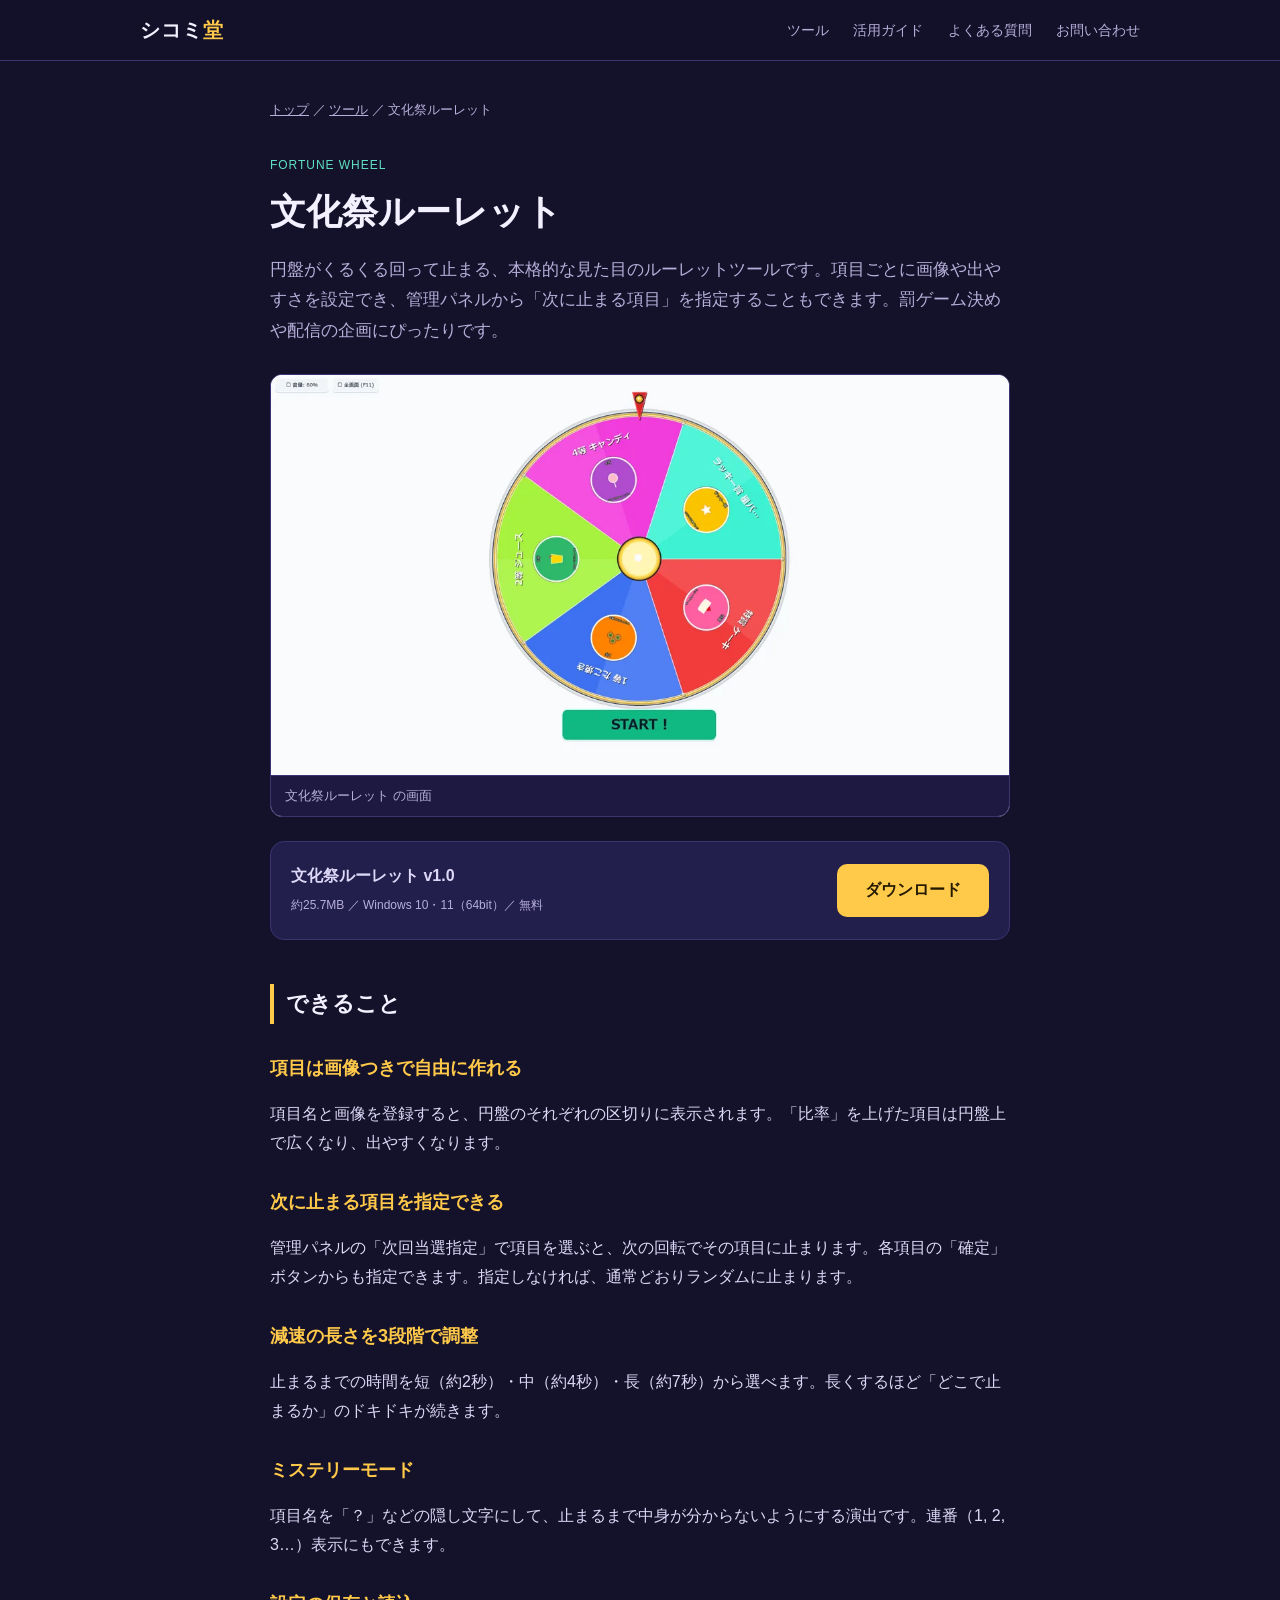
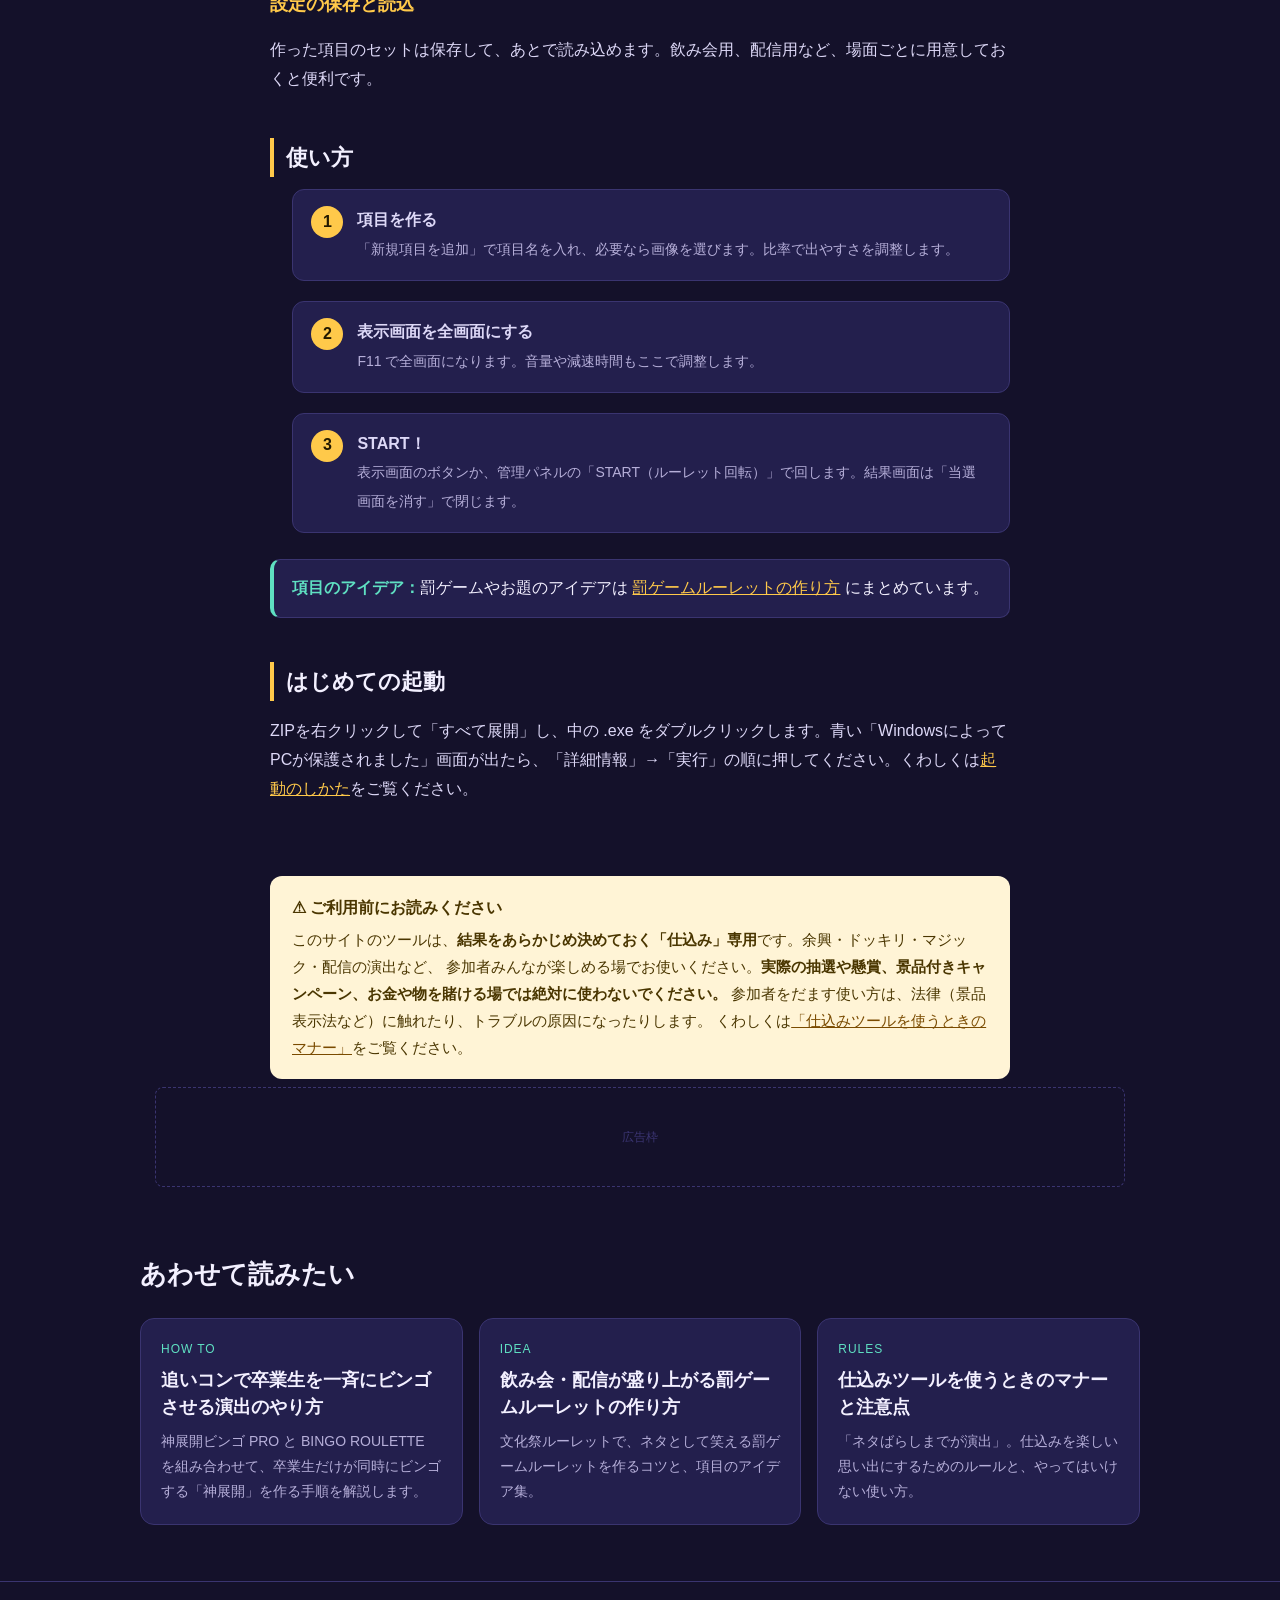
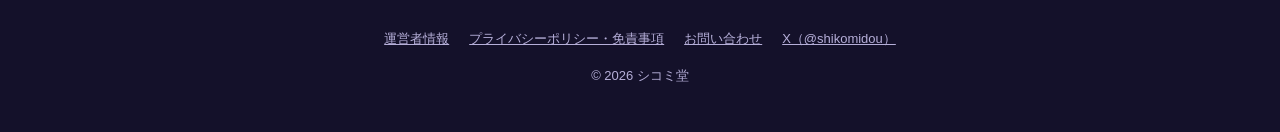
<file: fortune-wheel.html>
<!DOCTYPE html>
<html lang="ja">
<head>
<meta charset="UTF-8">
<meta name="viewport" content="width=device-width, initial-scale=1">
<title>文化祭ルーレット ｜ シコミ堂</title>
<meta name="description" content="円盤がくるくる回って止まる、本格的な見た目のルーレットツールです。項目ごとに画像や出やすさを設定でき、管理パネルから「次に止まる項目」を指定することもできます。罰ゲーム決めや配信の企画にぴったりです。">
<link rel="stylesheet" href="style.css">
<!--
  ▼ Google AdSense：審査に合格したら、下のコメントを外して ca-pub-XXXXXXXXXXXXXXXX を自分のIDに置き換える
  <script async src="https://pagead2.googlesyndication.com/pagead/js/adsbygoogle.js?client=ca-pub-XXXXXXXXXXXXXXXX" crossorigin="anonymous"></script>
-->
</head>
<body>

<header class="top">
  <div class="wrap">
    <a class="logo" href="index.html">シコミ<span>堂</span></a>
    <nav>
      <a href="index.html#apps" class="nav-dl">ツール</a>
      <a href="index.html#guides">活用ガイド</a>
      <a href="index.html#faq">よくある質問</a>
      <a href="index.html#contact">お問い合わせ</a>
    </nav>
  </div>
</header>

<main>
  <div class="wrap narrow">
    <p class="crumbs"><a href="index.html">トップ</a> ／ <a href="index.html#apps">ツール</a> ／ 文化祭ルーレット</p>
    <article class="doc">
      <span class="kind">FORTUNE WHEEL</span>
      <h1>文化祭ルーレット</h1>
      <p class="lead">円盤がくるくる回って止まる、本格的な見た目のルーレットツールです。項目ごとに画像や出やすさを設定でき、管理パネルから「次に止まる項目」を指定することもできます。罰ゲーム決めや配信の企画にぴったりです。</p>
      <figure class="light"><img src="[data-uri]" alt="文化祭ルーレット の画面"><figcaption>文化祭ルーレット の画面</figcaption></figure>
      <div class="dlbox">
        <p><b>文化祭ルーレット v1.0</b><br><span class="meta">約25.7MB ／ Windows 10・11（64bit）／ 無料</span></p>
        <a class="btn" href="https://github.com/toabaron-spec/shikomidou/releases/latest/download/fortune-wheel.zip">ダウンロード</a>
      </div>
      <h2>できること</h2>
      <h3>項目は画像つきで自由に作れる</h3>
      <p>項目名と画像を登録すると、円盤のそれぞれの区切りに表示されます。「比率」を上げた項目は円盤上で広くなり、出やすくなります。</p>
      <h3>次に止まる項目を指定できる</h3>
      <p>管理パネルの「次回当選指定」で項目を選ぶと、次の回転でその項目に止まります。各項目の「確定」ボタンからも指定できます。指定しなければ、通常どおりランダムに止まります。</p>
      <h3>減速の長さを3段階で調整</h3>
      <p>止まるまでの時間を短（約2秒）・中（約4秒）・長（約7秒）から選べます。長くするほど「どこで止まるか」のドキドキが続きます。</p>
      <h3>ミステリーモード</h3>
      <p>項目名を「？」などの隠し文字にして、止まるまで中身が分からないようにする演出です。連番（1, 2, 3…）表示にもできます。</p>
      <h3>設定の保存と読込</h3>
      <p>作った項目のセットは保存して、あとで読み込めます。飲み会用、配信用など、場面ごとに用意しておくと便利です。</p>

      <h2>使い方</h2>
      <ol class="steps">
        <li><b>項目を作る</b><span>「新規項目を追加」で項目名を入れ、必要なら画像を選びます。比率で出やすさを調整します。</span></li>
        <li><b>表示画面を全画面にする</b><span>F11 で全画面になります。音量や減速時間もここで調整します。</span></li>
        <li><b>START！</b><span>表示画面のボタンか、管理パネルの「START（ルーレット回転）」で回します。結果画面は「当選画面を消す」で閉じます。</span></li>
      </ol>
      <div class="point"><b>項目のアイデア：</b>罰ゲームやお題のアイデアは <a href="guide-batsu-game.html">罰ゲームルーレットの作り方</a> にまとめています。</div>
      <h2>はじめての起動</h2>
      <p>ZIPを右クリックして「すべて展開」し、中の .exe をダブルクリックします。青い「WindowsによってPCが保護されました」画面が出たら、「詳細情報」→「実行」の順に押してください。くわしくは<a href="index.html#howto">起動のしかた</a>をご覧ください。</p>

    </article>
  </div>
  <div class="wrap narrow">
<div class="notice" role="note">
  <strong>⚠ ご利用前にお読みください</strong>
  このサイトのツールは、<b>結果をあらかじめ決めておく「仕込み」専用</b>です。余興・ドッキリ・マジック・配信の演出など、
  参加者みんなが楽しめる場でお使いください。<b>実際の抽選や懸賞、景品付きキャンペーン、お金や物を賭ける場では絶対に使わないでください。</b>
  参加者をだます使い方は、法律（景品表示法など）に触れたり、トラブルの原因になったりします。
  くわしくは<a href="guide-manners.html">「仕込みツールを使うときのマナー」</a>をご覧ください。
</div>
  </div>
<div class="wrap"><div class="ad-slot">広告枠
  <!--
  <ins class="adsbygoogle" style="display:block" data-ad-client="ca-pub-XXXXXXXXXXXXXXXX" data-ad-slot="3333333333" data-ad-format="auto" data-full-width-responsive="true"></ins>
  <script>(adsbygoogle = window.adsbygoogle || []).push({});</script>
  -->
</div></div>
  <section>
    <div class="wrap">
      <h2>あわせて読みたい</h2>
      <div class="guides" style="margin-top:20px">
        <a class="guide" href="guide-oikon.html"><span class="kind">HOW TO</span><h3>追いコンで卒業生を一斉にビンゴさせる演出のやり方</h3><p>神展開ビンゴ PRO と BINGO ROULETTE を組み合わせて、卒業生だけが同時にビンゴする「神展開」を作る手順を解説します。</p></a>
        <a class="guide" href="guide-batsu-game.html"><span class="kind">IDEA</span><h3>飲み会・配信が盛り上がる罰ゲームルーレットの作り方</h3><p>文化祭ルーレットで、ネタとして笑える罰ゲームルーレットを作るコツと、項目のアイデア集。</p></a>
        <a class="guide" href="guide-manners.html"><span class="kind">RULES</span><h3>仕込みツールを使うときのマナーと注意点</h3><p>「ネタばらしまでが演出」。仕込みを楽しい思い出にするためのルールと、やってはいけない使い方。</p></a>
      </div>
    </div>
  </section>
</main>

<footer>
  <div class="wrap">
    <p><a href="about.html">運営者情報</a><a href="privacy.html">プライバシーポリシー・免責事項</a><a href="index.html#contact">お問い合わせ</a><a href="https://x.com/shikomidou" target="_blank" rel="noopener">X（@shikomidou）</a></p>
    <p>© 2026 シコミ堂</p>
  </div>
</footer>

</body>
</html>
</file>
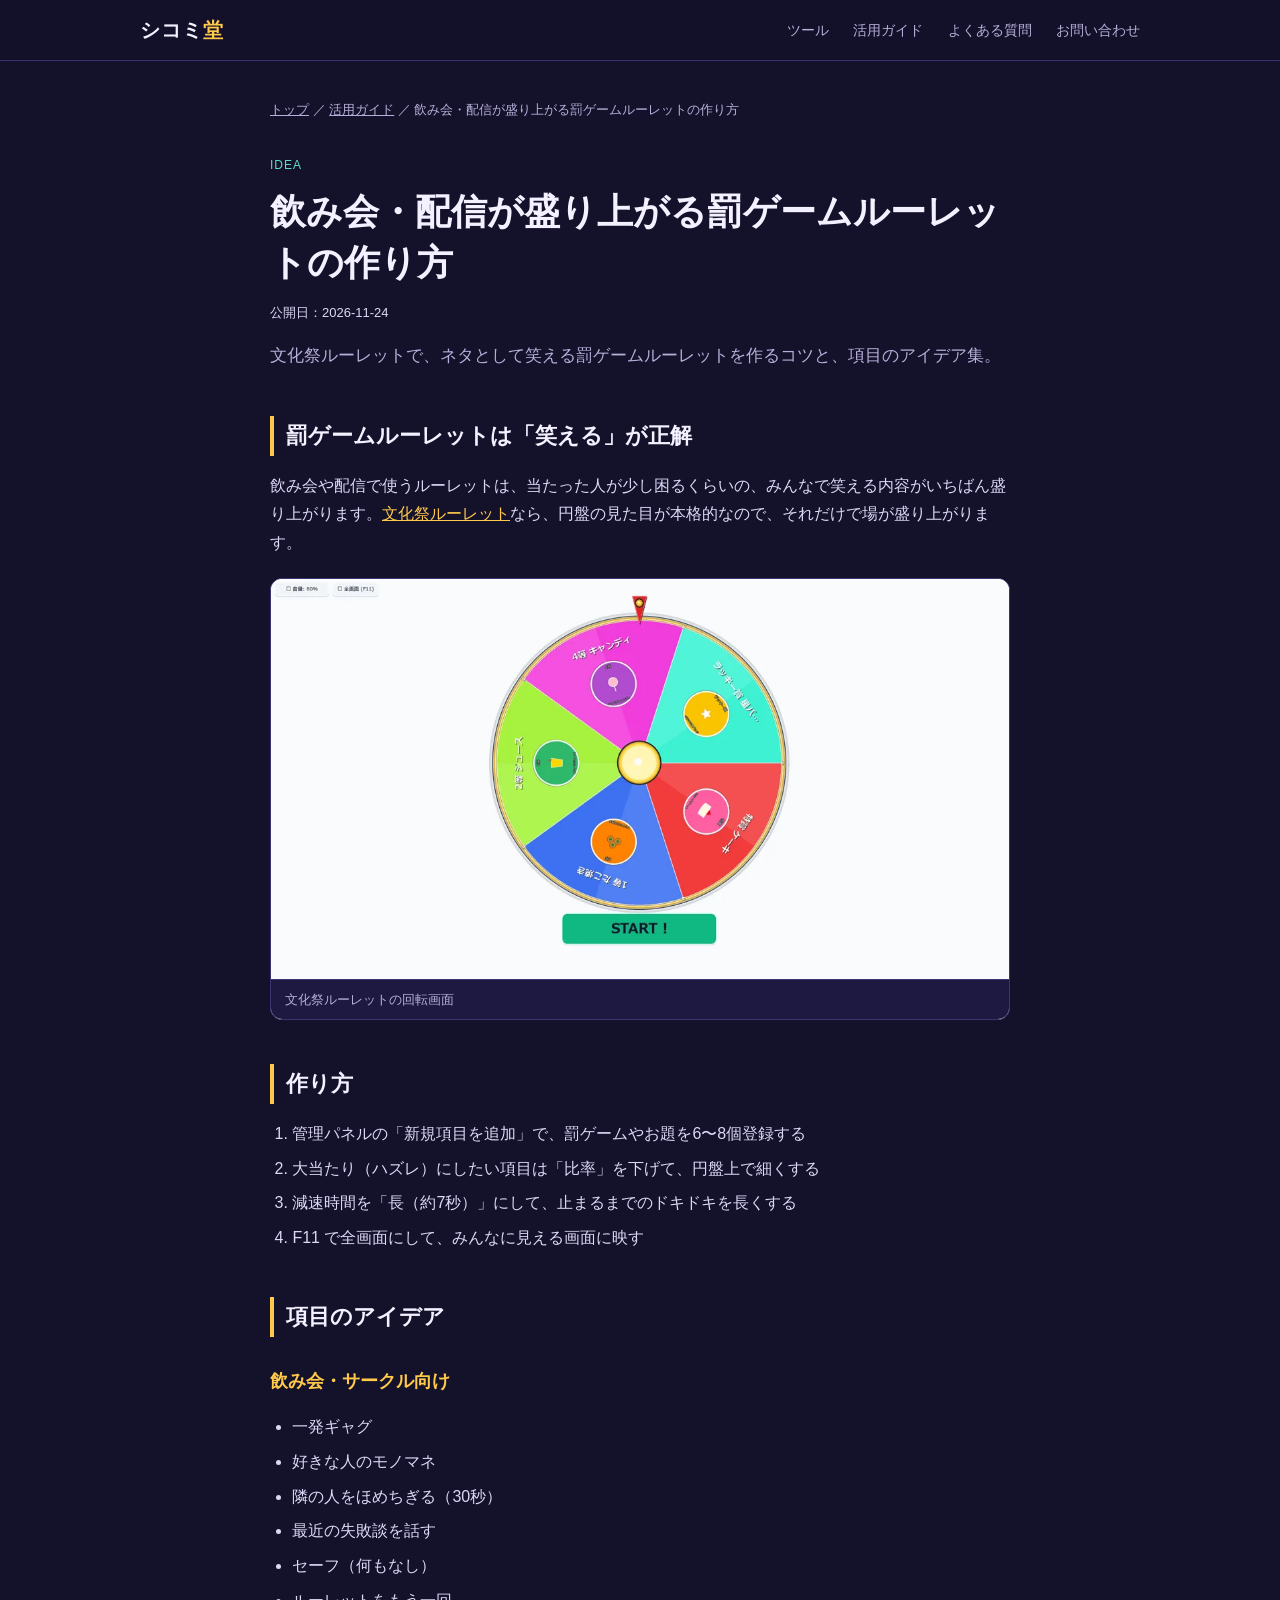
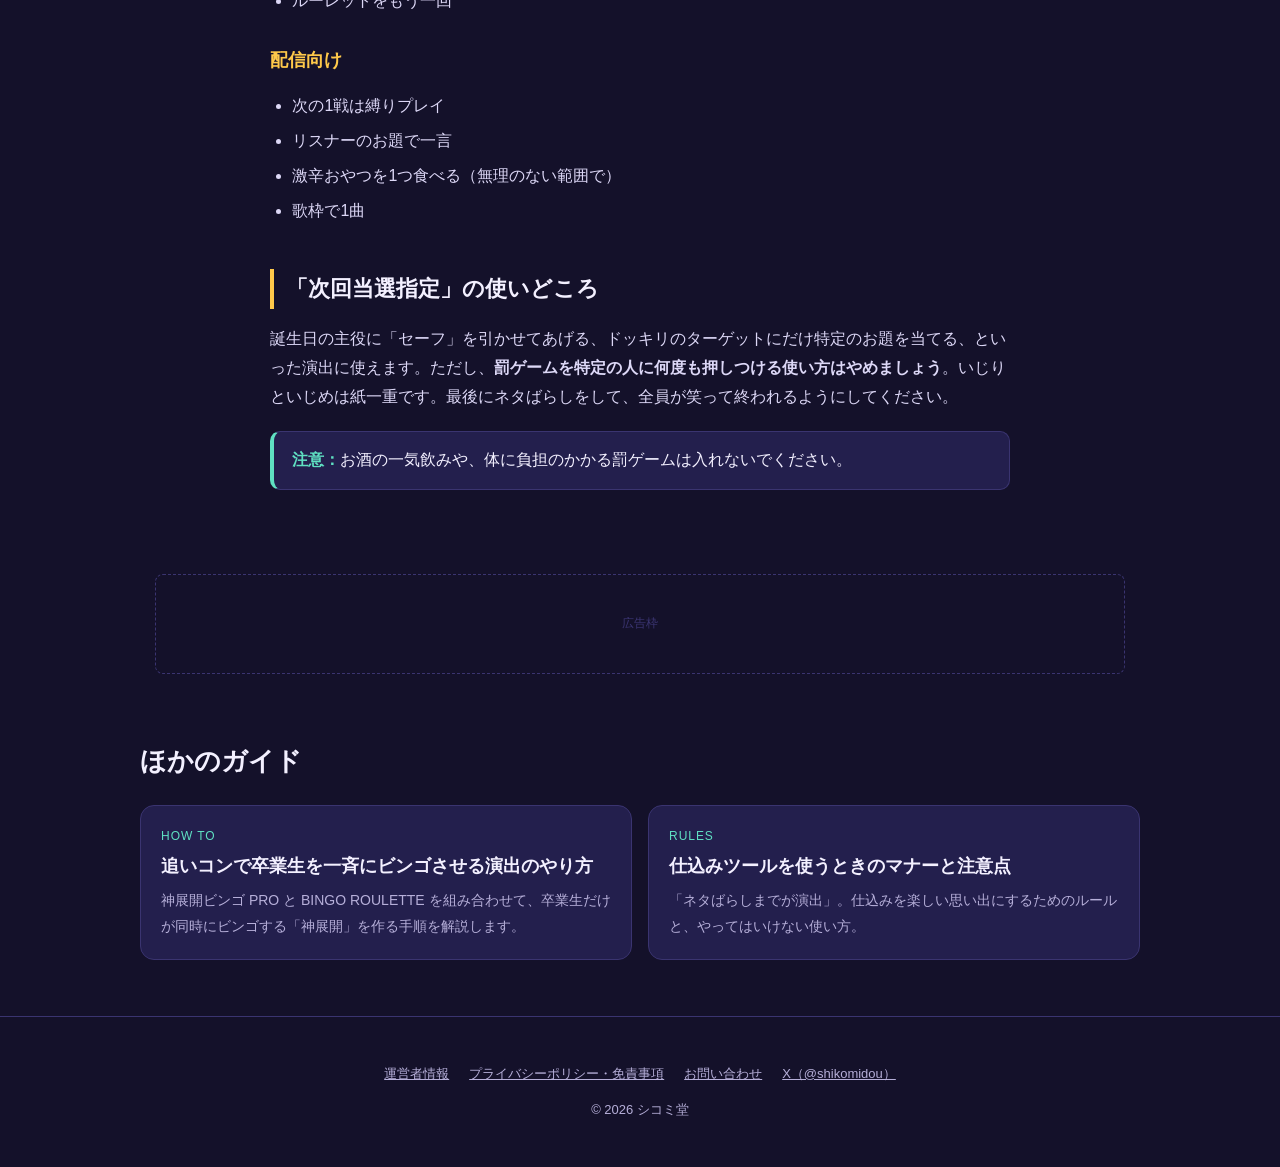
<file: guide-batsu-game.html>
<!DOCTYPE html>
<html lang="ja">
<head>
<meta charset="UTF-8">
<meta name="viewport" content="width=device-width, initial-scale=1">
<title>飲み会・配信が盛り上がる罰ゲームルーレットの作り方 ｜ シコミ堂</title>
<meta name="description" content="文化祭ルーレットで、ネタとして笑える罰ゲームルーレットを作るコツと、項目のアイデア集。">
<link rel="stylesheet" href="style.css">
<!--
  ▼ Google AdSense：審査に合格したら、下のコメントを外して ca-pub-XXXXXXXXXXXXXXXX を自分のIDに置き換える
  <script async src="https://pagead2.googlesyndication.com/pagead/js/adsbygoogle.js?client=ca-pub-XXXXXXXXXXXXXXXX" crossorigin="anonymous"></script>
-->
</head>
<body>

<header class="top">
  <div class="wrap">
    <a class="logo" href="index.html">シコミ<span>堂</span></a>
    <nav>
      <a href="index.html#apps" class="nav-dl">ツール</a>
      <a href="index.html#guides">活用ガイド</a>
      <a href="index.html#faq">よくある質問</a>
      <a href="index.html#contact">お問い合わせ</a>
    </nav>
  </div>
</header>

<main>
  <div class="wrap narrow">
    <p class="crumbs"><a href="index.html">トップ</a> ／ <a href="index.html#guides">活用ガイド</a> ／ 飲み会・配信が盛り上がる罰ゲームルーレットの作り方</p>
    <article class="doc">
      <span class="kind">IDEA</span>
      <h1>飲み会・配信が盛り上がる罰ゲームルーレットの作り方</h1>
      <p class="date">公開日：2026-11-24</p>
      <p class="lead">文化祭ルーレットで、ネタとして笑える罰ゲームルーレットを作るコツと、項目のアイデア集。</p>
      <h2>罰ゲームルーレットは「笑える」が正解</h2>
      <p>飲み会や配信で使うルーレットは、当たった人が少し困るくらいの、みんなで笑える内容がいちばん盛り上がります。<a href="fortune-wheel.html">文化祭ルーレット</a>なら、円盤の見た目が本格的なので、それだけで場が盛り上がります。</p>
      <figure class="light"><img src="[data-uri]" alt="文化祭ルーレットの回転画面" loading="lazy"><figcaption>文化祭ルーレットの回転画面</figcaption></figure>

      <h2>作り方</h2>
      <ol>
        <li>管理パネルの「新規項目を追加」で、罰ゲームやお題を6〜8個登録する</li>
        <li>大当たり（ハズレ）にしたい項目は「比率」を下げて、円盤上で細くする</li>
        <li>減速時間を「長（約7秒）」にして、止まるまでのドキドキを長くする</li>
        <li>F11 で全画面にして、みんなに見える画面に映す</li>
      </ol>

      <h2>項目のアイデア</h2>
      <h3>飲み会・サークル向け</h3>
      <ul>
        <li>一発ギャグ</li>
        <li>好きな人のモノマネ</li>
        <li>隣の人をほめちぎる（30秒）</li>
        <li>最近の失敗談を話す</li>
        <li>セーフ（何もなし）</li>
        <li>ルーレットをもう一回</li>
      </ul>
      <h3>配信向け</h3>
      <ul>
        <li>次の1戦は縛りプレイ</li>
        <li>リスナーのお題で一言</li>
        <li>激辛おやつを1つ食べる（無理のない範囲で）</li>
        <li>歌枠で1曲</li>
      </ul>

      <h2>「次回当選指定」の使いどころ</h2>
      <p>誕生日の主役に「セーフ」を引かせてあげる、ドッキリのターゲットにだけ特定のお題を当てる、といった演出に使えます。ただし、<b>罰ゲームを特定の人に何度も押しつける使い方はやめましょう</b>。いじりといじめは紙一重です。最後にネタばらしをして、全員が笑って終われるようにしてください。</p>
      <div class="point"><b>注意：</b>お酒の一気飲みや、体に負担のかかる罰ゲームは入れないでください。</div>
    </article>
  </div>
<div class="wrap"><div class="ad-slot">広告枠
  <!--
  <ins class="adsbygoogle" style="display:block" data-ad-client="ca-pub-XXXXXXXXXXXXXXXX" data-ad-slot="4444444444" data-ad-format="auto" data-full-width-responsive="true"></ins>
  <script>(adsbygoogle = window.adsbygoogle || []).push({});</script>
  -->
</div></div>
  <section>
    <div class="wrap">
      <h2>ほかのガイド</h2>
      <div class="guides" style="margin-top:20px">
        <a class="guide" href="guide-oikon.html"><span class="kind">HOW TO</span><h3>追いコンで卒業生を一斉にビンゴさせる演出のやり方</h3><p>神展開ビンゴ PRO と BINGO ROULETTE を組み合わせて、卒業生だけが同時にビンゴする「神展開」を作る手順を解説します。</p></a>
        <a class="guide" href="guide-manners.html"><span class="kind">RULES</span><h3>仕込みツールを使うときのマナーと注意点</h3><p>「ネタばらしまでが演出」。仕込みを楽しい思い出にするためのルールと、やってはいけない使い方。</p></a>
      </div>
    </div>
  </section>
</main>

<footer>
  <div class="wrap">
    <p><a href="about.html">運営者情報</a><a href="privacy.html">プライバシーポリシー・免責事項</a><a href="index.html#contact">お問い合わせ</a><a href="https://x.com/shikomidou" target="_blank" rel="noopener">X（@shikomidou）</a></p>
    <p>© 2026 シコミ堂</p>
  </div>
</footer>

</body>
</html>
</file>
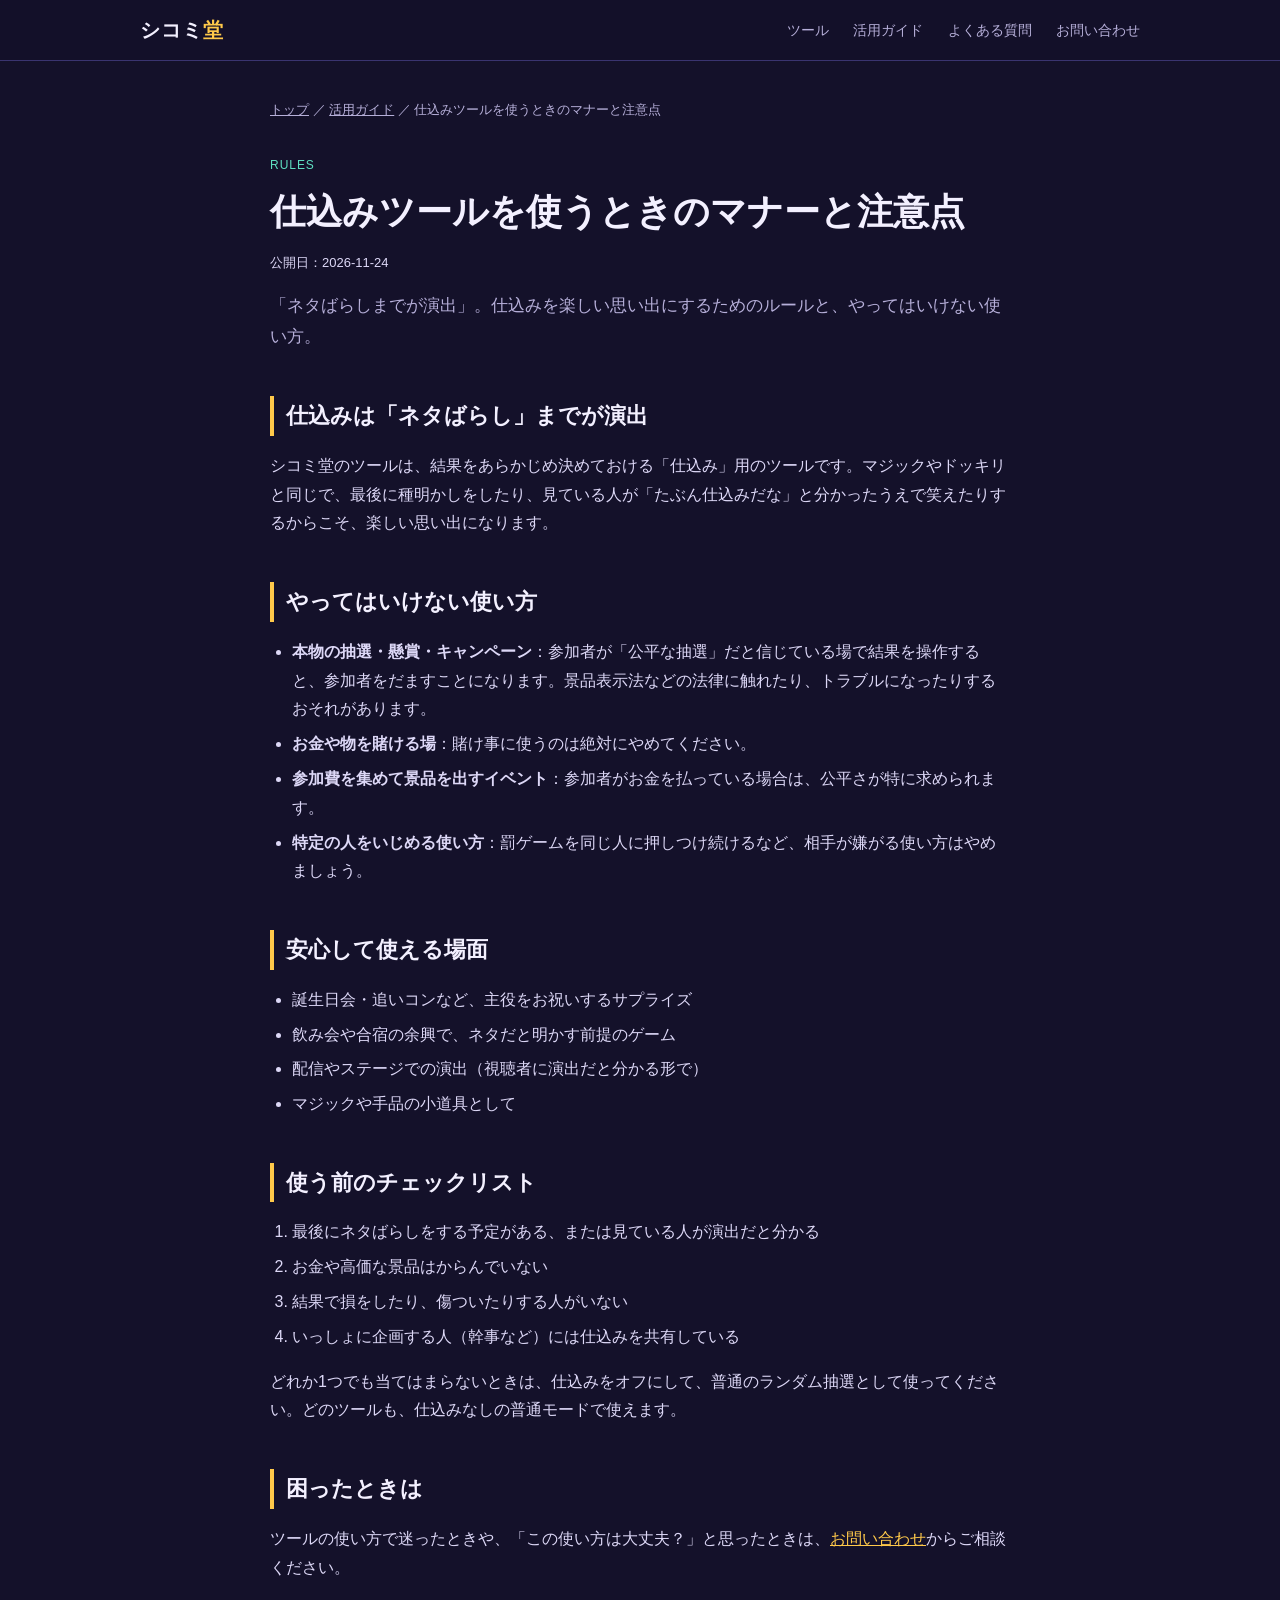
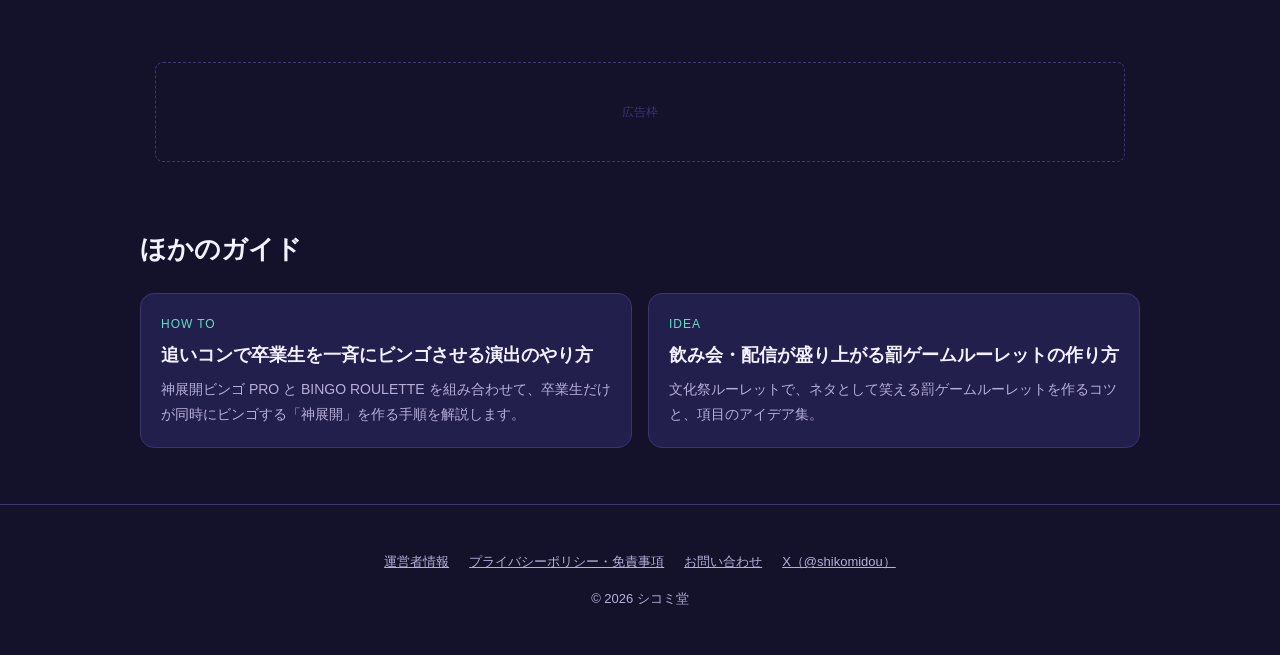
<file: guide-manners.html>
<!DOCTYPE html>
<html lang="ja">
<head>
<meta charset="UTF-8">
<meta name="viewport" content="width=device-width, initial-scale=1">
<title>仕込みツールを使うときのマナーと注意点 ｜ シコミ堂</title>
<meta name="description" content="「ネタばらしまでが演出」。仕込みを楽しい思い出にするためのルールと、やってはいけない使い方。">
<link rel="stylesheet" href="style.css">
<!--
  ▼ Google AdSense：審査に合格したら、下のコメントを外して ca-pub-XXXXXXXXXXXXXXXX を自分のIDに置き換える
  <script async src="https://pagead2.googlesyndication.com/pagead/js/adsbygoogle.js?client=ca-pub-XXXXXXXXXXXXXXXX" crossorigin="anonymous"></script>
-->
</head>
<body>

<header class="top">
  <div class="wrap">
    <a class="logo" href="index.html">シコミ<span>堂</span></a>
    <nav>
      <a href="index.html#apps" class="nav-dl">ツール</a>
      <a href="index.html#guides">活用ガイド</a>
      <a href="index.html#faq">よくある質問</a>
      <a href="index.html#contact">お問い合わせ</a>
    </nav>
  </div>
</header>

<main>
  <div class="wrap narrow">
    <p class="crumbs"><a href="index.html">トップ</a> ／ <a href="index.html#guides">活用ガイド</a> ／ 仕込みツールを使うときのマナーと注意点</p>
    <article class="doc">
      <span class="kind">RULES</span>
      <h1>仕込みツールを使うときのマナーと注意点</h1>
      <p class="date">公開日：2026-11-24</p>
      <p class="lead">「ネタばらしまでが演出」。仕込みを楽しい思い出にするためのルールと、やってはいけない使い方。</p>
      <h2>仕込みは「ネタばらし」までが演出</h2>
      <p>シコミ堂のツールは、結果をあらかじめ決めておける「仕込み」用のツールです。マジックやドッキリと同じで、最後に種明かしをしたり、見ている人が「たぶん仕込みだな」と分かったうえで笑えたりするからこそ、楽しい思い出になります。</p>

      <h2>やってはいけない使い方</h2>
      <ul>
        <li><b>本物の抽選・懸賞・キャンペーン</b>：参加者が「公平な抽選」だと信じている場で結果を操作すると、参加者をだますことになります。景品表示法などの法律に触れたり、トラブルになったりするおそれがあります。</li>
        <li><b>お金や物を賭ける場</b>：賭け事に使うのは絶対にやめてください。</li>
        <li><b>参加費を集めて景品を出すイベント</b>：参加者がお金を払っている場合は、公平さが特に求められます。</li>
        <li><b>特定の人をいじめる使い方</b>：罰ゲームを同じ人に押しつけ続けるなど、相手が嫌がる使い方はやめましょう。</li>
      </ul>

      <h2>安心して使える場面</h2>
      <ul>
        <li>誕生日会・追いコンなど、主役をお祝いするサプライズ</li>
        <li>飲み会や合宿の余興で、ネタだと明かす前提のゲーム</li>
        <li>配信やステージでの演出（視聴者に演出だと分かる形で）</li>
        <li>マジックや手品の小道具として</li>
      </ul>

      <h2>使う前のチェックリスト</h2>
      <ol>
        <li>最後にネタばらしをする予定がある、または見ている人が演出だと分かる</li>
        <li>お金や高価な景品はからんでいない</li>
        <li>結果で損をしたり、傷ついたりする人がいない</li>
        <li>いっしょに企画する人（幹事など）には仕込みを共有している</li>
      </ol>
      <p>どれか1つでも当てはまらないときは、仕込みをオフにして、普通のランダム抽選として使ってください。どのツールも、仕込みなしの普通モードで使えます。</p>

      <h2>困ったときは</h2>
      <p>ツールの使い方で迷ったときや、「この使い方は大丈夫？」と思ったときは、<a href="index.html#contact">お問い合わせ</a>からご相談ください。</p>
    </article>
  </div>
<div class="wrap"><div class="ad-slot">広告枠
  <!--
  <ins class="adsbygoogle" style="display:block" data-ad-client="ca-pub-XXXXXXXXXXXXXXXX" data-ad-slot="4444444444" data-ad-format="auto" data-full-width-responsive="true"></ins>
  <script>(adsbygoogle = window.adsbygoogle || []).push({});</script>
  -->
</div></div>
  <section>
    <div class="wrap">
      <h2>ほかのガイド</h2>
      <div class="guides" style="margin-top:20px">
        <a class="guide" href="guide-oikon.html"><span class="kind">HOW TO</span><h3>追いコンで卒業生を一斉にビンゴさせる演出のやり方</h3><p>神展開ビンゴ PRO と BINGO ROULETTE を組み合わせて、卒業生だけが同時にビンゴする「神展開」を作る手順を解説します。</p></a>
        <a class="guide" href="guide-batsu-game.html"><span class="kind">IDEA</span><h3>飲み会・配信が盛り上がる罰ゲームルーレットの作り方</h3><p>文化祭ルーレットで、ネタとして笑える罰ゲームルーレットを作るコツと、項目のアイデア集。</p></a>
      </div>
    </div>
  </section>
</main>

<footer>
  <div class="wrap">
    <p><a href="about.html">運営者情報</a><a href="privacy.html">プライバシーポリシー・免責事項</a><a href="index.html#contact">お問い合わせ</a><a href="https://x.com/shikomidou" target="_blank" rel="noopener">X（@shikomidou）</a></p>
    <p>© 2026 シコミ堂</p>
  </div>
</footer>

</body>
</html>
</file>
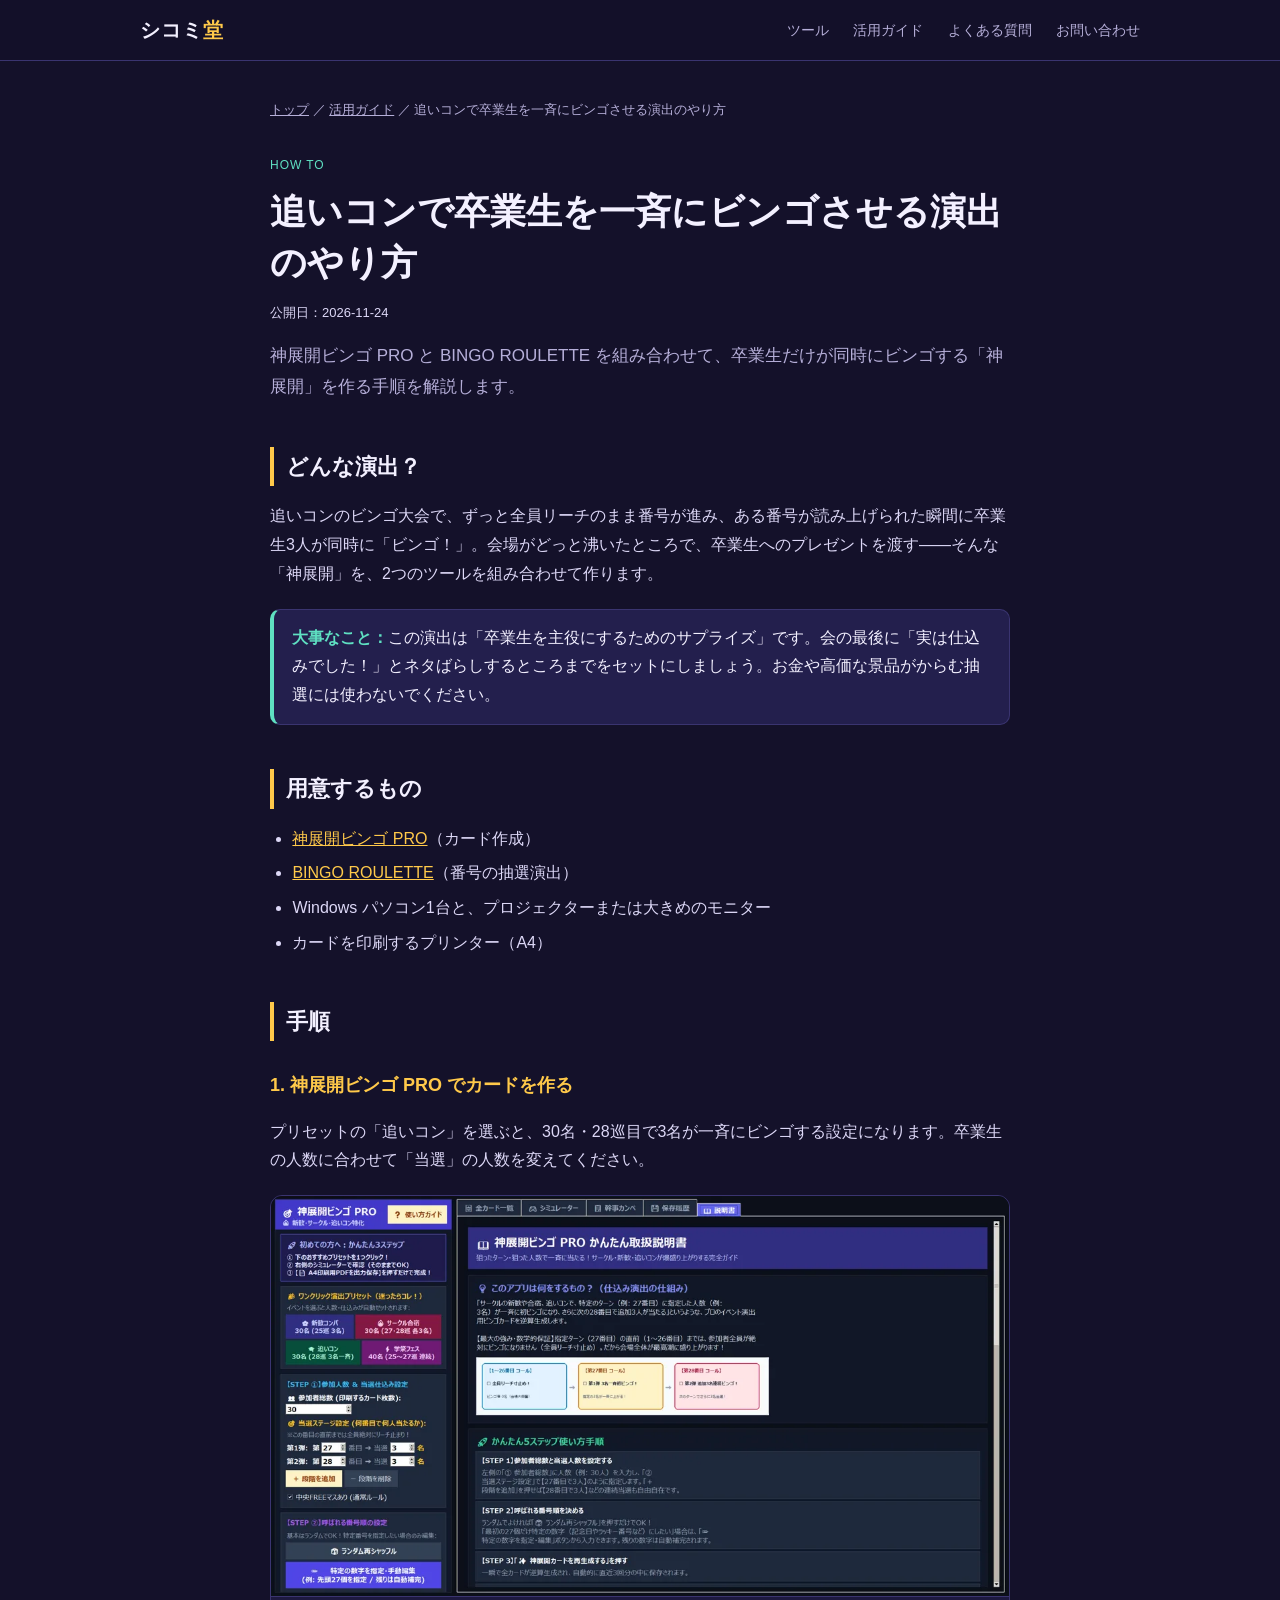
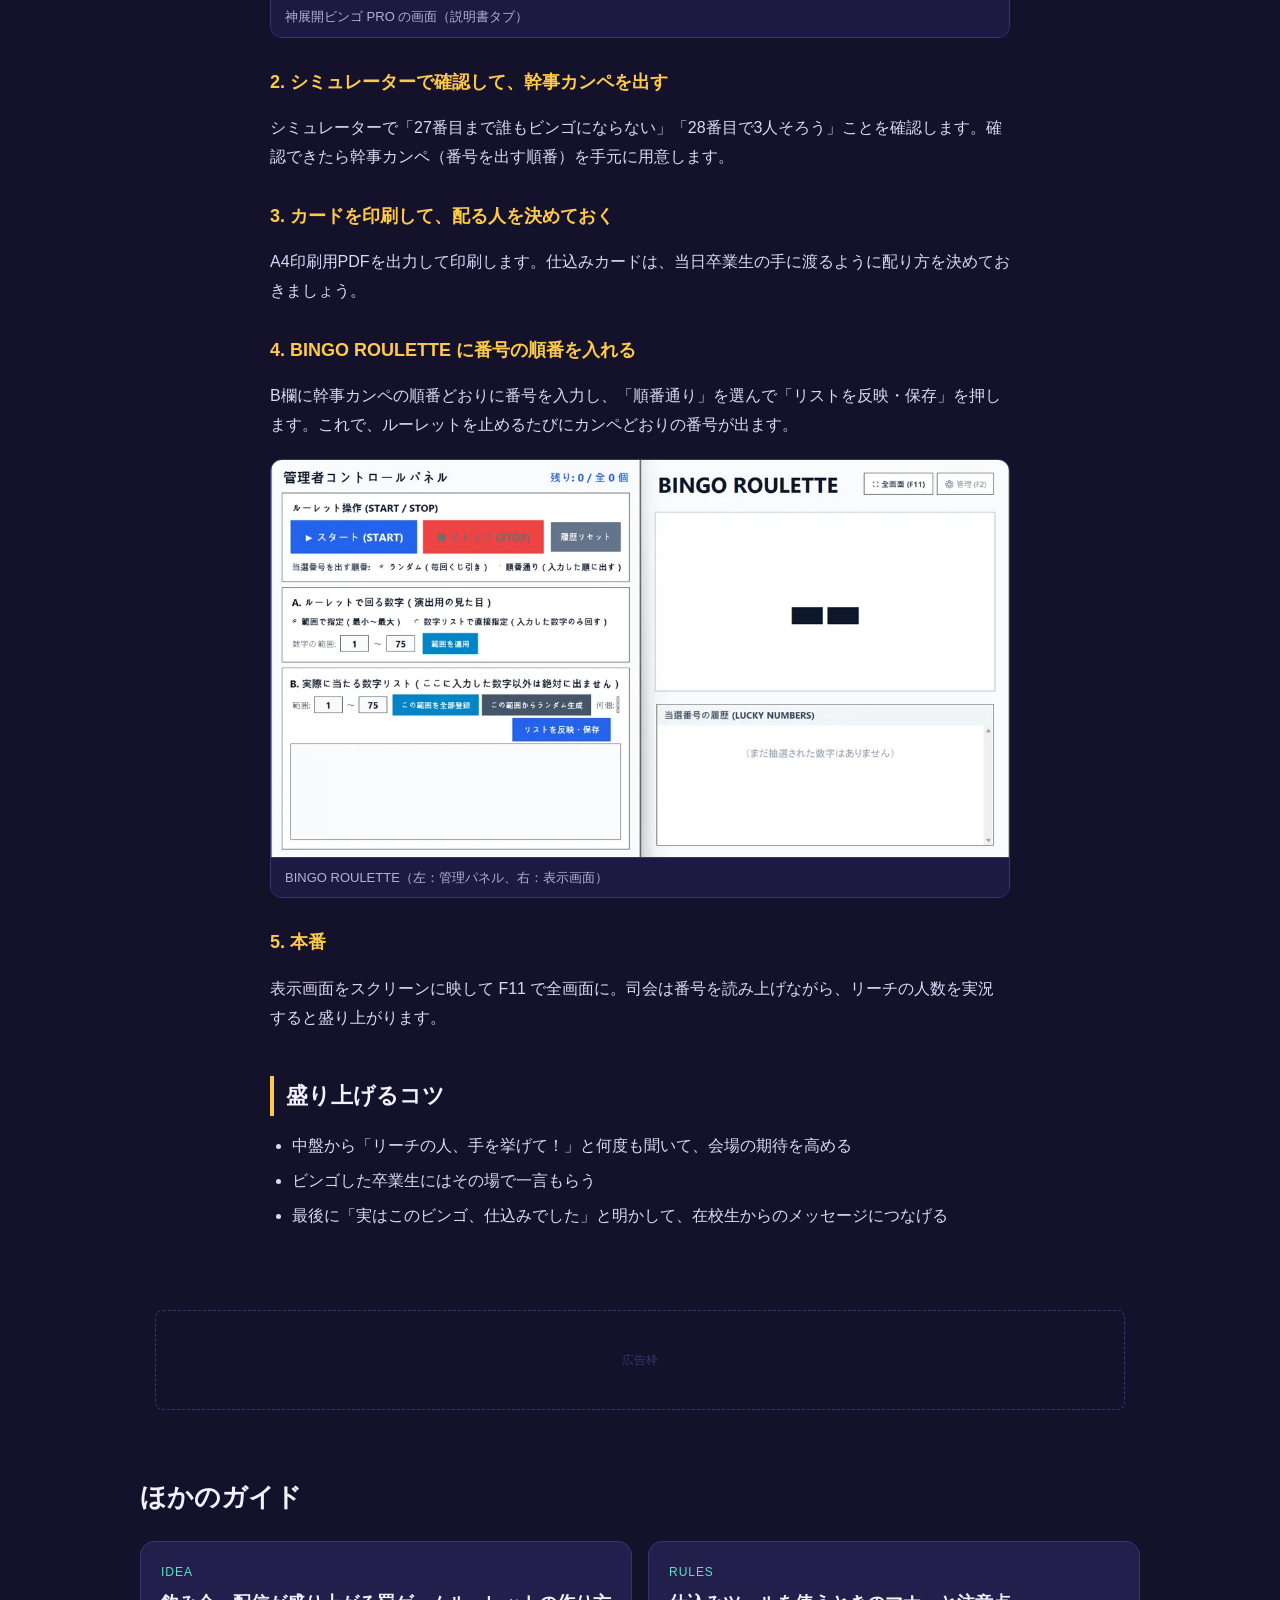
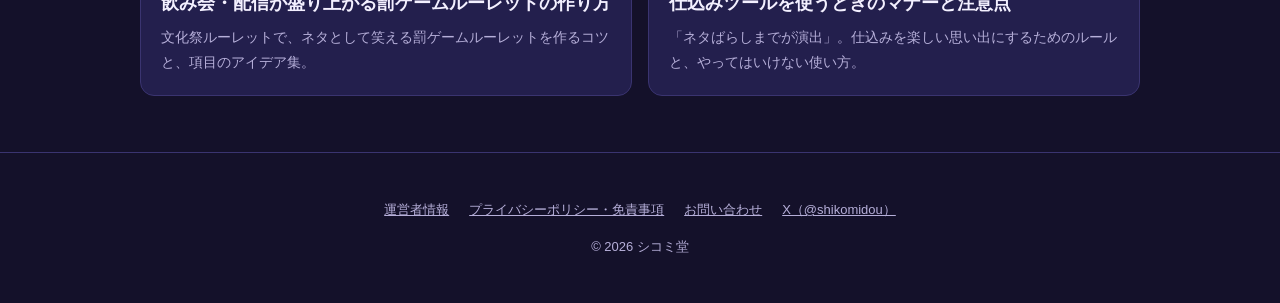
<file: guide-oikon.html>
<!DOCTYPE html>
<html lang="ja">
<head>
<meta charset="UTF-8">
<meta name="viewport" content="width=device-width, initial-scale=1">
<title>追いコンで卒業生を一斉にビンゴさせる演出のやり方 ｜ シコミ堂</title>
<meta name="description" content="神展開ビンゴ PRO と BINGO ROULETTE を組み合わせて、卒業生だけが同時にビンゴする「神展開」を作る手順を解説します。">
<link rel="stylesheet" href="style.css">
<!--
  ▼ Google AdSense：審査に合格したら、下のコメントを外して ca-pub-XXXXXXXXXXXXXXXX を自分のIDに置き換える
  <script async src="https://pagead2.googlesyndication.com/pagead/js/adsbygoogle.js?client=ca-pub-XXXXXXXXXXXXXXXX" crossorigin="anonymous"></script>
-->
</head>
<body>

<header class="top">
  <div class="wrap">
    <a class="logo" href="index.html">シコミ<span>堂</span></a>
    <nav>
      <a href="index.html#apps" class="nav-dl">ツール</a>
      <a href="index.html#guides">活用ガイド</a>
      <a href="index.html#faq">よくある質問</a>
      <a href="index.html#contact">お問い合わせ</a>
    </nav>
  </div>
</header>

<main>
  <div class="wrap narrow">
    <p class="crumbs"><a href="index.html">トップ</a> ／ <a href="index.html#guides">活用ガイド</a> ／ 追いコンで卒業生を一斉にビンゴさせる演出のやり方</p>
    <article class="doc">
      <span class="kind">HOW TO</span>
      <h1>追いコンで卒業生を一斉にビンゴさせる演出のやり方</h1>
      <p class="date">公開日：2026-11-24</p>
      <p class="lead">神展開ビンゴ PRO と BINGO ROULETTE を組み合わせて、卒業生だけが同時にビンゴする「神展開」を作る手順を解説します。</p>
      <h2>どんな演出？</h2>
      <p>追いコンのビンゴ大会で、ずっと全員リーチのまま番号が進み、ある番号が読み上げられた瞬間に卒業生3人が同時に「ビンゴ！」。会場がどっと沸いたところで、卒業生へのプレゼントを渡す――そんな「神展開」を、2つのツールを組み合わせて作ります。</p>
      <div class="point"><b>大事なこと：</b>この演出は「卒業生を主役にするためのサプライズ」です。会の最後に「実は仕込みでした！」とネタばらしするところまでをセットにしましょう。お金や高価な景品がからむ抽選には使わないでください。</div>

      <h2>用意するもの</h2>
      <ul>
        <li><a href="bingo-pro.html">神展開ビンゴ PRO</a>（カード作成）</li>
        <li><a href="bingo-roulette.html">BINGO ROULETTE</a>（番号の抽選演出）</li>
        <li>Windows パソコン1台と、プロジェクターまたは大きめのモニター</li>
        <li>カードを印刷するプリンター（A4）</li>
      </ul>

      <h2>手順</h2>
      <h3>1. 神展開ビンゴ PRO でカードを作る</h3>
      <p>プリセットの「追いコン」を選ぶと、30名・28巡目で3名が一斉にビンゴする設定になります。卒業生の人数に合わせて「当選」の人数を変えてください。</p>
      <figure><img src="[data-uri]" alt="神展開ビンゴ PRO の説明画面" loading="lazy"><figcaption>神展開ビンゴ PRO の画面（説明書タブ）</figcaption></figure>
      <h3>2. シミュレーターで確認して、幹事カンペを出す</h3>
      <p>シミュレーターで「27番目まで誰もビンゴにならない」「28番目で3人そろう」ことを確認します。確認できたら幹事カンペ（番号を出す順番）を手元に用意します。</p>
      <h3>3. カードを印刷して、配る人を決めておく</h3>
      <p>A4印刷用PDFを出力して印刷します。仕込みカードは、当日卒業生の手に渡るように配り方を決めておきましょう。</p>
      <h3>4. BINGO ROULETTE に番号の順番を入れる</h3>
      <p>B欄に幹事カンペの順番どおりに番号を入力し、「順番通り」を選んで「リストを反映・保存」を押します。これで、ルーレットを止めるたびにカンペどおりの番号が出ます。</p>
      <figure><img src="[data-uri]" alt="BINGO ROULETTE の管理パネルと表示画面" loading="lazy"><figcaption>BINGO ROULETTE（左：管理パネル、右：表示画面）</figcaption></figure>
      <h3>5. 本番</h3>
      <p>表示画面をスクリーンに映して F11 で全画面に。司会は番号を読み上げながら、リーチの人数を実況すると盛り上がります。</p>

      <h2>盛り上げるコツ</h2>
      <ul>
        <li>中盤から「リーチの人、手を挙げて！」と何度も聞いて、会場の期待を高める</li>
        <li>ビンゴした卒業生にはその場で一言もらう</li>
        <li>最後に「実はこのビンゴ、仕込みでした」と明かして、在校生からのメッセージにつなげる</li>
      </ul>
    </article>
  </div>
<div class="wrap"><div class="ad-slot">広告枠
  <!--
  <ins class="adsbygoogle" style="display:block" data-ad-client="ca-pub-XXXXXXXXXXXXXXXX" data-ad-slot="4444444444" data-ad-format="auto" data-full-width-responsive="true"></ins>
  <script>(adsbygoogle = window.adsbygoogle || []).push({});</script>
  -->
</div></div>
  <section>
    <div class="wrap">
      <h2>ほかのガイド</h2>
      <div class="guides" style="margin-top:20px">
        <a class="guide" href="guide-batsu-game.html"><span class="kind">IDEA</span><h3>飲み会・配信が盛り上がる罰ゲームルーレットの作り方</h3><p>文化祭ルーレットで、ネタとして笑える罰ゲームルーレットを作るコツと、項目のアイデア集。</p></a>
        <a class="guide" href="guide-manners.html"><span class="kind">RULES</span><h3>仕込みツールを使うときのマナーと注意点</h3><p>「ネタばらしまでが演出」。仕込みを楽しい思い出にするためのルールと、やってはいけない使い方。</p></a>
      </div>
    </div>
  </section>
</main>

<footer>
  <div class="wrap">
    <p><a href="about.html">運営者情報</a><a href="privacy.html">プライバシーポリシー・免責事項</a><a href="index.html#contact">お問い合わせ</a><a href="https://x.com/shikomidou" target="_blank" rel="noopener">X（@shikomidou）</a></p>
    <p>© 2026 シコミ堂</p>
  </div>
</footer>

</body>
</html>
</file>
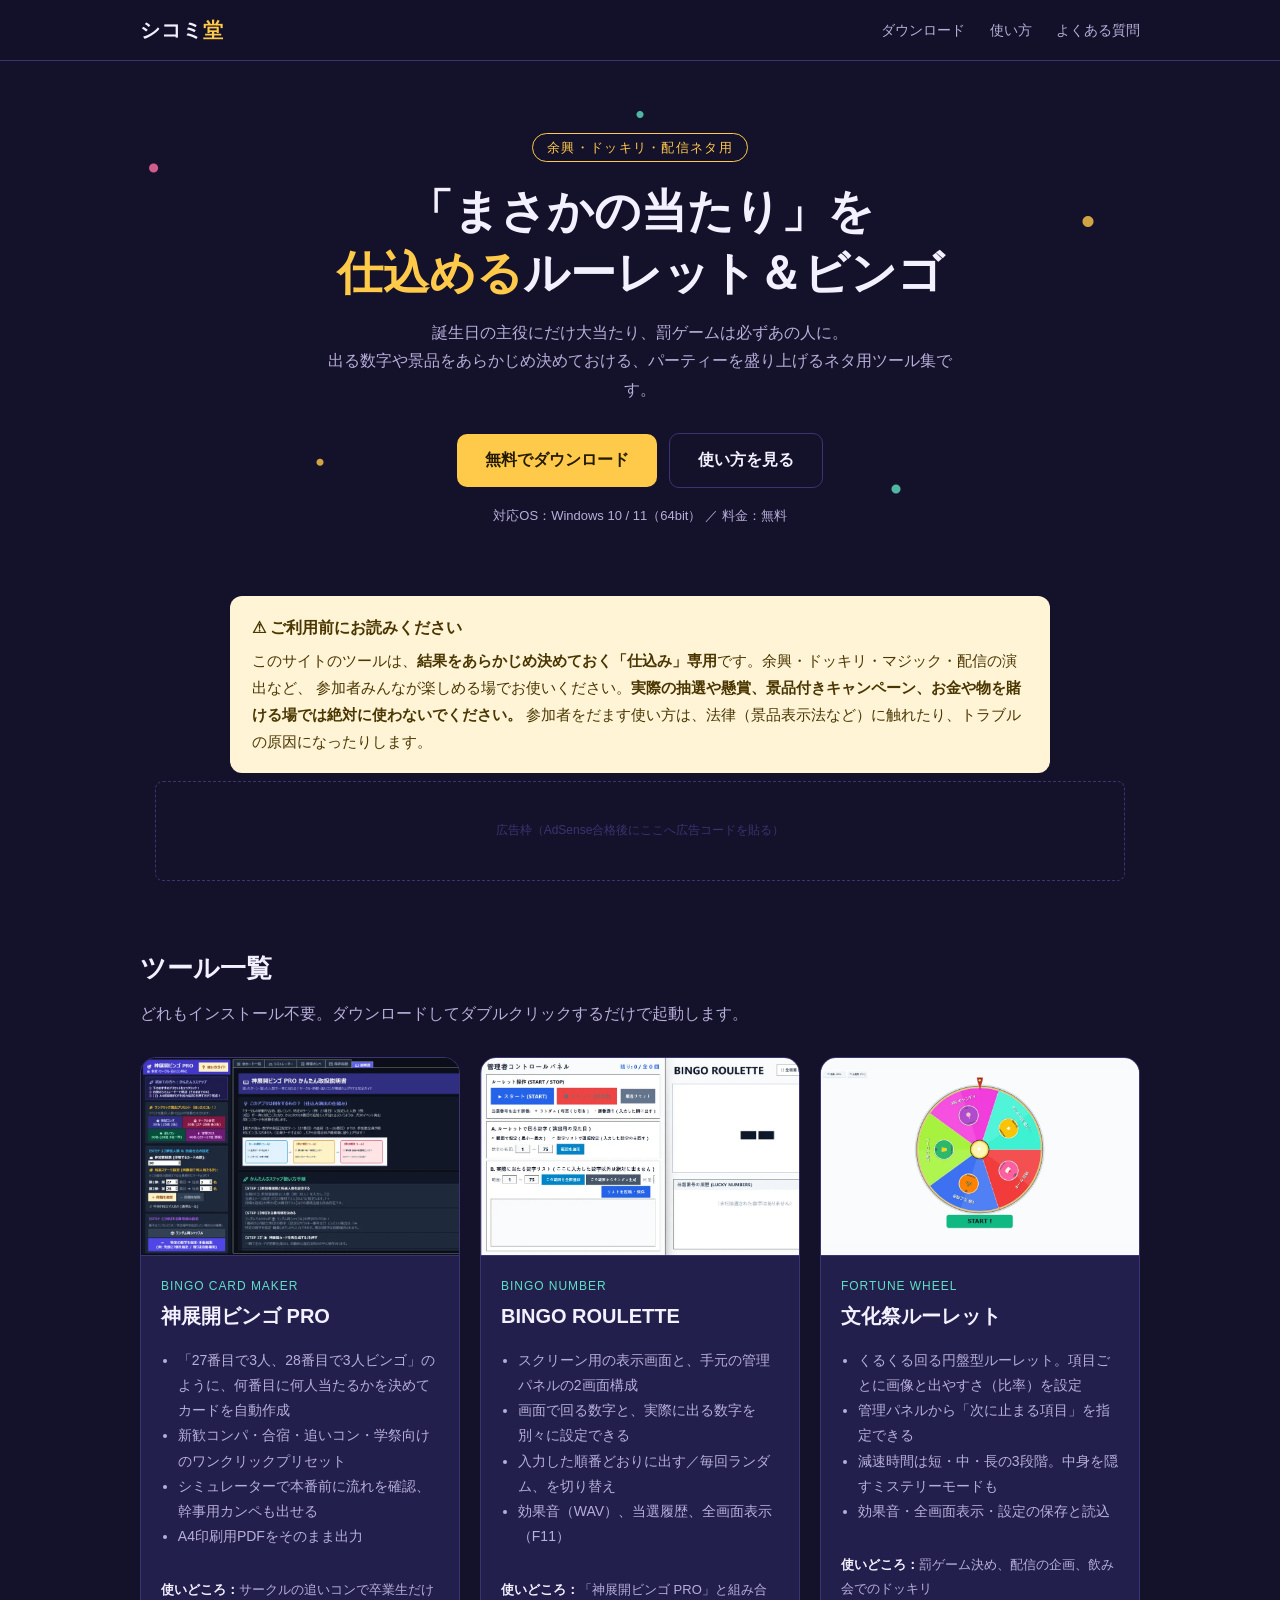
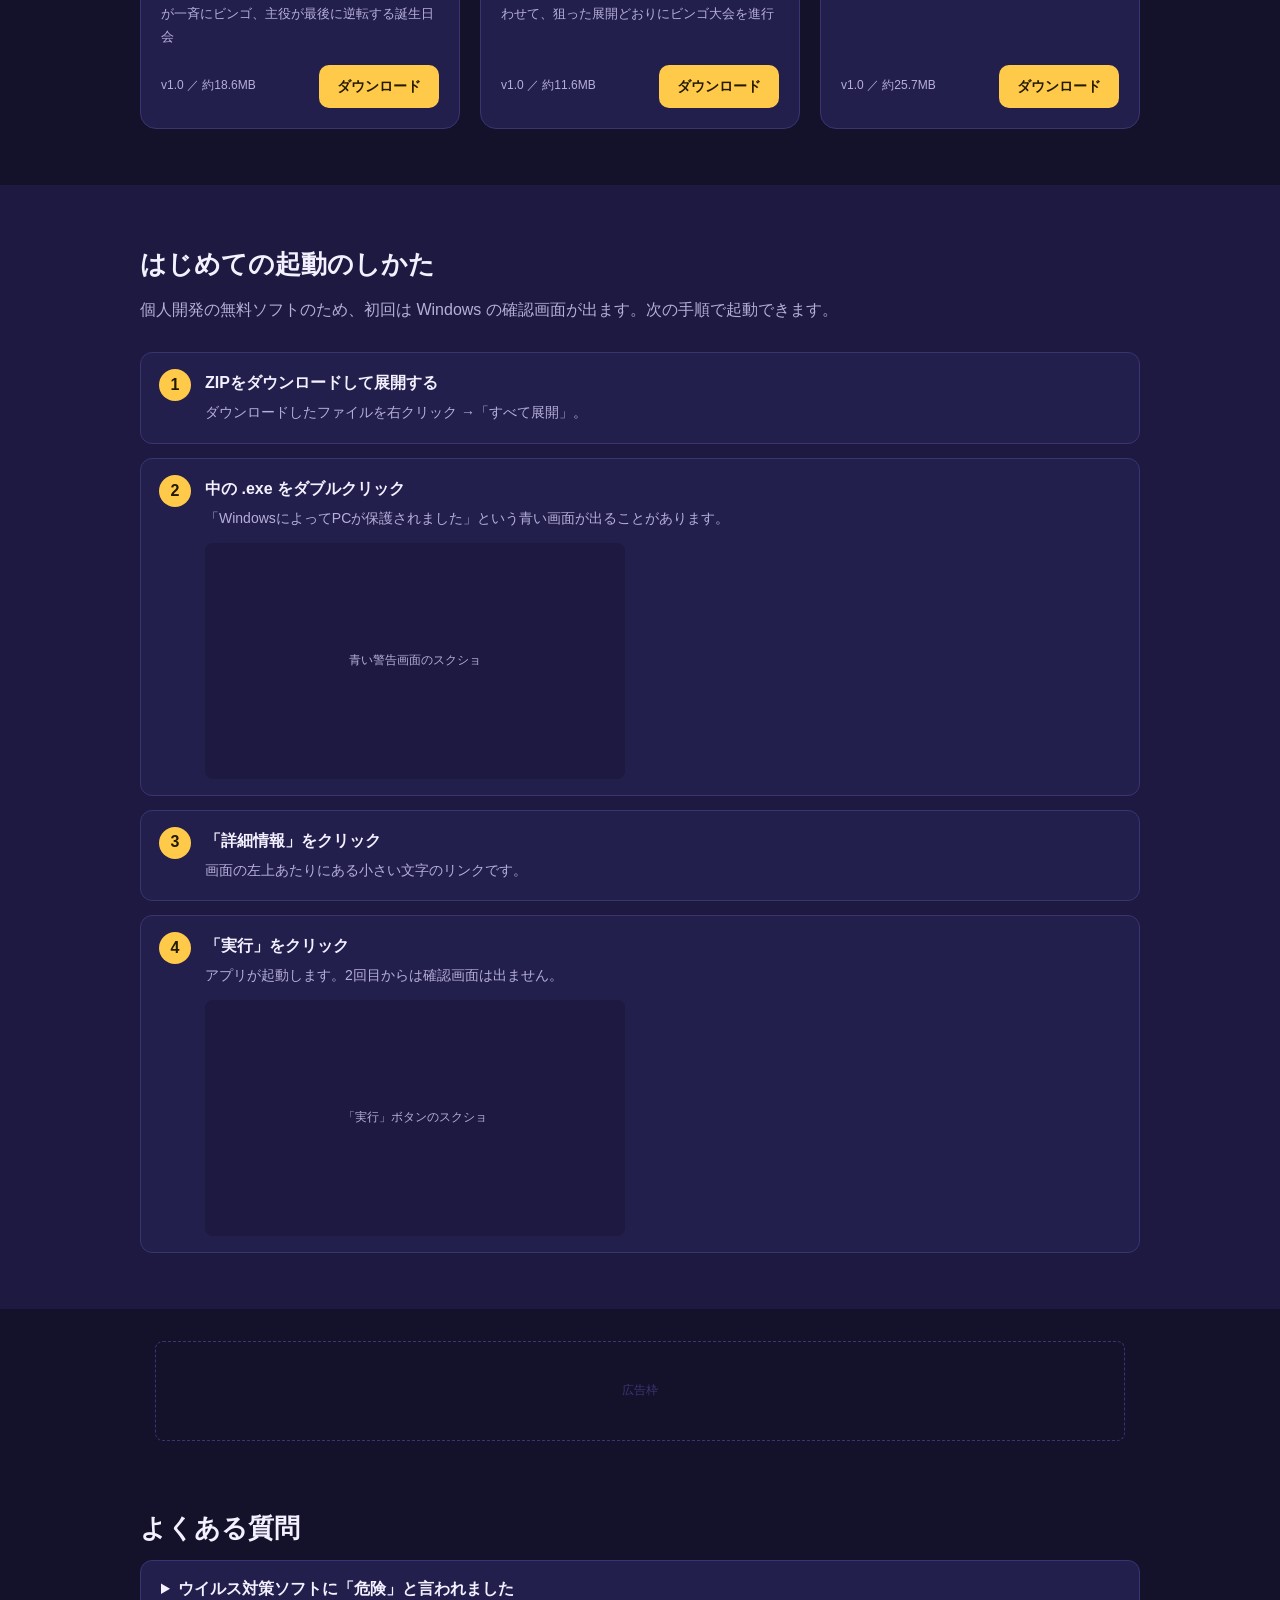
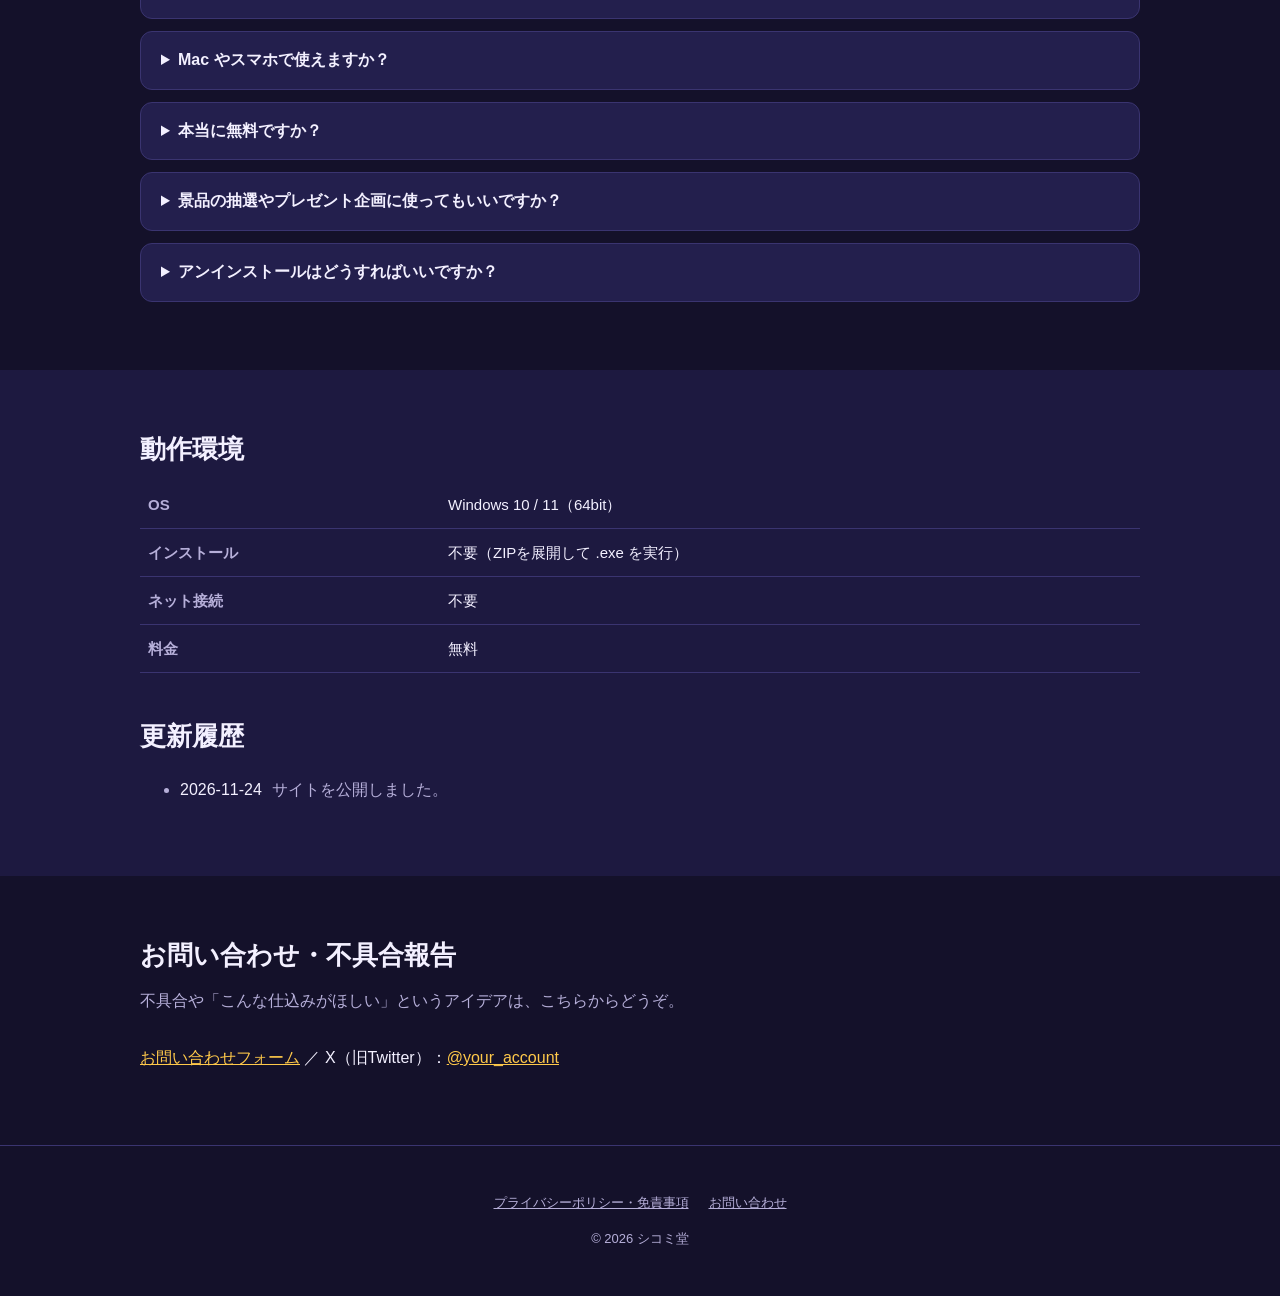
<file: index (1).html>
<!DOCTYPE html>
<html lang="ja">
<head>
<meta charset="UTF-8">
<meta name="viewport" content="width=device-width, initial-scale=1">
<title>シコミ堂 ｜ 余興・ドッキリ用の仕込みルーレット＆ビンゴツール（Windows・無料）</title>
<meta name="description" content="パーティーの余興やドッキリ、配信ネタ用の「結果を仕込める」ルーレットとビンゴカード作成ツール。Windows 10/11 対応の無料ソフトです。">
<!--
  ▼ Google AdSense：審査に合格したら、下のコメントを外して ca-pub-XXXXXXXXXXXXXXXX を自分のIDに置き換える
  <script async src="https://pagead2.googlesyndication.com/pagead/js/adsbygoogle.js?client=ca-pub-XXXXXXXXXXXXXXXX" crossorigin="anonymous"></script>
-->
<style>
  :root{
    --bg:#14112a; --bg2:#1d1940; --card:#231f4d; --line:#3a3470;
    --text:#f3f0ff; --muted:#b6afd9; --gold:#ffc94a; --pink:#ff6fa8; --mint:#5fe0c2;
    --warn-bg:#fff4d6; --warn-text:#4a3600;
  }
  *{box-sizing:border-box}
  html{scroll-behavior:smooth}
  body{margin:0;background:var(--bg);color:var(--text);
    font-family:"Hiragino Kaku Gothic ProN","Hiragino Sans","Noto Sans JP","Yu Gothic UI",Meiryo,sans-serif;
    line-height:1.8;font-size:16px}
  a{color:var(--gold)}
  .wrap{max-width:1040px;margin:0 auto;padding:0 20px}

  /* header */
  header.top{position:sticky;top:0;z-index:10;background:rgba(20,17,42,.92);backdrop-filter:blur(6px);border-bottom:1px solid var(--line)}
  header.top .wrap{display:flex;align-items:center;justify-content:space-between;height:60px}
  .logo{font-weight:800;font-size:20px;letter-spacing:.05em;color:var(--text);text-decoration:none}
  .logo span{color:var(--gold)}
  nav a{color:var(--muted);text-decoration:none;margin-left:20px;font-size:14px}
  nav a:hover{color:var(--text)}
  @media (max-width:640px){nav a:not(.nav-dl){display:none}}

  /* hero */
  .hero{padding:72px 0 56px;text-align:center;position:relative;overflow:hidden}
  .hero::before{content:"";position:absolute;inset:0;pointer-events:none;
    background:
      radial-gradient(circle at 12% 20%,var(--pink) 0 4px,transparent 5px),
      radial-gradient(circle at 85% 30%,var(--gold) 0 5px,transparent 6px),
      radial-gradient(circle at 70% 80%,var(--mint) 0 4px,transparent 5px),
      radial-gradient(circle at 25% 75%,var(--gold) 0 3px,transparent 4px),
      radial-gradient(circle at 50% 10%,var(--mint) 0 3px,transparent 4px);
    opacity:.8}
  .tag{display:inline-block;border:1px solid var(--gold);color:var(--gold);border-radius:999px;padding:2px 14px;font-size:13px;letter-spacing:.1em}
  .hero h1{font-size:clamp(28px,5vw,46px);line-height:1.35;margin:18px 0 14px}
  .hero h1 em{font-style:normal;color:var(--gold)}
  .hero p.lead{color:var(--muted);max-width:640px;margin:0 auto 28px}
  .btn{display:inline-block;background:var(--gold);color:#241a00;font-weight:700;text-decoration:none;
    padding:12px 28px;border-radius:10px;transition:transform .15s}
  .btn:hover{transform:translateY(-2px)}
  .btn.ghost{background:transparent;color:var(--text);border:1px solid var(--line);margin-left:8px}
  .req{margin-top:16px;font-size:13px;color:var(--muted)}

  /* notice */
  .notice{background:var(--warn-bg);color:var(--warn-text);border-radius:12px;padding:18px 22px;margin:0 auto 8px;max-width:820px;font-size:15px}
  .notice strong{display:block;font-size:16px;margin-bottom:4px}

  section{padding:56px 0}
  h2{font-size:26px;margin:0 0 8px}
  .sub{color:var(--muted);margin:0 0 28px}

  /* apps */
  .apps{display:grid;grid-template-columns:repeat(auto-fit,minmax(290px,1fr));gap:20px}
  .app{background:var(--card);border:1px solid var(--line);border-radius:16px;overflow:hidden;display:flex;flex-direction:column}
  .shot{aspect-ratio:16/10;background:var(--bg2);display:flex;align-items:center;justify-content:center;color:var(--muted);font-size:13px;border-bottom:1px solid var(--line)}
  .shot img{width:100%;height:100%;object-fit:cover;object-position:left top}
  .app .body{padding:20px;display:flex;flex-direction:column;flex:1}
  .app h3{margin:0 0 4px;font-size:20px}
  .app .kind{font-size:12px;color:var(--mint);letter-spacing:.08em}
  .app ul{padding-left:1.2em;margin:10px 0 16px;color:var(--muted);font-size:14px}
  .app .uses{font-size:13px;color:var(--muted);margin-bottom:16px}
  .app .uses b{color:var(--text)}
  .app .dl{margin-top:auto;display:flex;justify-content:space-between;align-items:center;gap:10px}
  .app .meta{font-size:12px;color:var(--muted)}
  .app .btn{padding:9px 18px;font-size:14px}

  /* ads */
  .ad-slot{margin:8px auto;max-width:970px;min-height:100px;border:1px dashed var(--line);border-radius:8px;
    display:flex;align-items:center;justify-content:center;color:var(--line);font-size:12px}

  /* steps */
  .steps{counter-reset:s;display:grid;gap:14px}
  .step{background:var(--card);border:1px solid var(--line);border-radius:12px;padding:16px 20px 16px 64px;position:relative}
  .step::before{counter-increment:s;content:counter(s);position:absolute;left:18px;top:16px;width:32px;height:32px;border-radius:50%;
    background:var(--gold);color:#241a00;font-weight:800;display:flex;align-items:center;justify-content:center}
  .step b{display:block}
  .step span{color:var(--muted);font-size:14px}
  .step .shot-sm{margin-top:10px;max-width:420px;aspect-ratio:16/9;background:var(--bg2);border-radius:8px;display:flex;align-items:center;justify-content:center;font-size:12px;color:var(--muted)}

  /* faq */
  details{background:var(--card);border:1px solid var(--line);border-radius:12px;padding:14px 20px;margin-bottom:12px}
  summary{cursor:pointer;font-weight:700}
  details p{color:var(--muted);margin:10px 0 0;font-size:15px}

  /* table */
  table{width:100%;border-collapse:collapse;font-size:15px}
  th,td{border-bottom:1px solid var(--line);padding:10px 8px;text-align:left;vertical-align:top}
  th{color:var(--muted);font-weight:600;width:30%}

  .log li{margin-bottom:6px;color:var(--muted)}
  .log time{color:var(--text);margin-right:10px;font-variant-numeric:tabular-nums}

  footer{border-top:1px solid var(--line);padding:32px 0;color:var(--muted);font-size:13px;text-align:center}
  footer a{color:var(--muted);margin:0 10px}
</style>
</head>
<body>

<header class="top">
  <div class="wrap">
    <a class="logo" href="#">シコミ<span>堂</span></a>
    <nav>
      <a href="#apps" class="nav-dl">ダウンロード</a>
      <a href="#howto">使い方</a>
      <a href="#faq">よくある質問</a>
    </nav>
  </div>
</header>

<main>
  <div class="hero">
    <div class="wrap">
      <span class="tag">余興・ドッキリ・配信ネタ用</span>
      <h1>「まさかの当たり」を<br><em>仕込める</em>ルーレット＆ビンゴ</h1>
      <p class="lead">誕生日の主役にだけ大当たり、罰ゲームは必ずあの人に。<br>
        出る数字や景品をあらかじめ決めておける、パーティーを盛り上げるネタ用ツール集です。</p>
      <a class="btn" href="#apps">無料でダウンロード</a>
      <a class="btn ghost" href="#howto">使い方を見る</a>
      <p class="req">対応OS：Windows 10 / 11（64bit） ／ 料金：無料</p>
    </div>
  </div>

  <div class="wrap">
    <div class="notice" role="note">
      <strong>⚠ ご利用前にお読みください</strong>
      このサイトのツールは、<b>結果をあらかじめ決めておく「仕込み」専用</b>です。余興・ドッキリ・マジック・配信の演出など、
      参加者みんなが楽しめる場でお使いください。<b>実際の抽選や懸賞、景品付きキャンペーン、お金や物を賭ける場では絶対に使わないでください。</b>
      参加者をだます使い方は、法律（景品表示法など）に触れたり、トラブルの原因になったりします。
    </div>
  </div>

  <!-- 広告枠①（ヒーロー下） -->
  <div class="wrap">
    <div class="ad-slot">広告枠（AdSense合格後にここへ広告コードを貼る）
      <!--
      <ins class="adsbygoogle" style="display:block" data-ad-client="ca-pub-XXXXXXXXXXXXXXXX" data-ad-slot="1111111111" data-ad-format="auto" data-full-width-responsive="true"></ins>
      <script>(adsbygoogle = window.adsbygoogle || []).push({});</script>
      -->
    </div>
  </div>

  <section id="apps">
    <div class="wrap">
      <h2>ツール一覧</h2>
      <p class="sub">どれもインストール不要。ダウンロードしてダブルクリックするだけで起動します。</p>

      <div class="apps">
        <!-- アプリ①：神展開ビンゴ PRO -->
        <article class="app">
          <div class="shot"><img src="[data-uri]" alt="神展開ビンゴ PRO の画面。仕込みカードの一覧と設定パネル" loading="lazy"></div>
          <div class="body">
            <span class="kind">BINGO CARD MAKER</span>
            <h3>神展開ビンゴ PRO</h3>
            <ul>
              <li>「27番目で3人、28番目で3人ビンゴ」のように、何番目に何人当たるかを決めてカードを自動作成</li>
              <li>新歓コンパ・合宿・追いコン・学祭向けのワンクリックプリセット</li>
              <li>シミュレーターで本番前に流れを確認、幹事用カンペも出せる</li>
              <li>A4印刷用PDFをそのまま出力</li>
            </ul>
            <p class="uses"><b>使いどころ：</b>サークルの追いコンで卒業生だけが一斉にビンゴ、主役が最後に逆転する誕生日会</p>
            <div class="dl">
              <span class="meta">v1.0 ／ 約18.6MB</span>
              <a class="btn" href="https://github.com/toabaron-spec/shikomidou/releases/latest/download/kamitenkai-bingo-pro.zip">ダウンロード</a>
            </div>
          </div>
        </article>

        <!-- アプリ②：BINGO ROULETTE -->
        <article class="app">
          <div class="shot"><img src="[data-uri]" alt="BINGO ROULETTE の管理パネルと表示画面" loading="lazy"></div>
          <div class="body">
            <span class="kind">BINGO NUMBER</span>
            <h3>BINGO ROULETTE</h3>
            <ul>
              <li>スクリーン用の表示画面と、手元の管理パネルの2画面構成</li>
              <li>画面で回る数字と、実際に出る数字を別々に設定できる</li>
              <li>入力した順番どおりに出す／毎回ランダム、を切り替え</li>
              <li>効果音（WAV）、当選履歴、全画面表示（F11）</li>
            </ul>
            <p class="uses"><b>使いどころ：</b>「神展開ビンゴ PRO」と組み合わせて、狙った展開どおりにビンゴ大会を進行</p>
            <div class="dl">
              <span class="meta">v1.0 ／ 約11.6MB</span>
              <a class="btn" href="https://github.com/toabaron-spec/shikomidou/releases/latest/download/bingo-roulette.zip">ダウンロード</a>
            </div>
          </div>
        </article>

        <!-- アプリ③：文化祭ルーレット -->
        <article class="app">
          <div class="shot"><img src="[data-uri]" alt="文化祭ルーレットの回転ルーレット画面" style="object-fit:contain;object-position:center;background:#f8fafc" loading="lazy"></div>
          <div class="body">
            <span class="kind">FORTUNE WHEEL</span>
            <h3>文化祭ルーレット</h3>
            <ul>
              <li>くるくる回る円盤型ルーレット。項目ごとに画像と出やすさ（比率）を設定</li>
              <li>管理パネルから「次に止まる項目」を指定できる</li>
              <li>減速時間は短・中・長の3段階。中身を隠すミステリーモードも</li>
              <li>効果音・全画面表示・設定の保存と読込</li>
            </ul>
            <p class="uses"><b>使いどころ：</b>罰ゲーム決め、配信の企画、飲み会でのドッキリ</p>
            <div class="dl">
              <span class="meta">v1.0 ／ 約25.7MB</span>
              <a class="btn" href="https://github.com/toabaron-spec/shikomidou/releases/latest/download/fortune-wheel.zip">ダウンロード</a>
            </div>
          </div>
        </article>
      </div>
    </div>
  </section>

  <section id="howto" style="background:var(--bg2)">
    <div class="wrap">
      <h2>はじめての起動のしかた</h2>
      <p class="sub">個人開発の無料ソフトのため、初回は Windows の確認画面が出ます。次の手順で起動できます。</p>
      <div class="steps">
        <div class="step"><b>ZIPをダウンロードして展開する</b><span>ダウンロードしたファイルを右クリック →「すべて展開」。</span></div>
        <div class="step"><b>中の .exe をダブルクリック</b><span>「WindowsによってPCが保護されました」という青い画面が出ることがあります。</span>
          <div class="shot-sm"><!-- <img src="img/smartscreen-1.png" alt=""> -->青い警告画面のスクショ</div></div>
        <div class="step"><b>「詳細情報」をクリック</b><span>画面の左上あたりにある小さい文字のリンクです。</span></div>
        <div class="step"><b>「実行」をクリック</b><span>アプリが起動します。2回目からは確認画面は出ません。</span>
          <div class="shot-sm"><!-- <img src="img/smartscreen-2.png" alt=""> -->「実行」ボタンのスクショ</div></div>
      </div>
    </div>
  </section>

  <!-- 広告枠②（使い方の下） -->
  <div class="wrap" style="padding-top:24px">
    <div class="ad-slot">広告枠
      <!--
      <ins class="adsbygoogle" style="display:block" data-ad-client="ca-pub-XXXXXXXXXXXXXXXX" data-ad-slot="2222222222" data-ad-format="auto" data-full-width-responsive="true"></ins>
      <script>(adsbygoogle = window.adsbygoogle || []).push({});</script>
      -->
    </div>
  </div>

  <section id="faq">
    <div class="wrap">
      <h2>よくある質問</h2>
      <details>
        <summary>ウイルス対策ソフトに「危険」と言われました</summary>
        <p>このツールは Python で作り、PyInstaller という仕組みで1つの .exe にまとめています。この方法で作ったソフトは、中身に問題がなくても誤ってウイルス扱いされることがあります（誤検知）。
          心配な方は、ウイルス検査サイト VirusTotal での検査結果をご確認ください：
          <a href="#">検査結果を見る</a><!-- ←VirusTotalの結果URLを貼る --></p>
      </details>
      <details>
        <summary>Mac やスマホで使えますか？</summary>
        <p>いまは Windows 10 / 11（64bit）だけに対応しています。Mac・Linux・スマホ・32bit版 Windows では動きません。</p>
      </details>
      <details>
        <summary>本当に無料ですか？</summary>
        <p>はい、すべて無料です。サイトの運営費は広告収入でまかなっています。</p>
      </details>
      <details>
        <summary>景品の抽選やプレゼント企画に使ってもいいですか？</summary>
        <p>いいえ。結果を仕込めるツールなので、<b>本物の抽選・懸賞・キャンペーンには使わないでください</b>。参加者が「仕込みかも」と分かって笑える場、ネタだと明かす前提の場でお楽しみください。</p>
      </details>
      <details>
        <summary>アンインストールはどうすればいいですか？</summary>
        <p>インストールしていないので、展開したフォルダごと削除すれば完了です。</p>
      </details>
    </div>
  </section>

  <section style="background:var(--bg2)">
    <div class="wrap">
      <h2>動作環境</h2>
      <table>
        <tr><th>OS</th><td>Windows 10 / 11（64bit）</td></tr>
        <tr><th>インストール</th><td>不要（ZIPを展開して .exe を実行）</td></tr>
        <tr><th>ネット接続</th><td>不要</td></tr><!-- ←違う場合は書き換え -->
        <tr><th>料金</th><td>無料</td></tr>
      </table>

      <h2 style="margin-top:40px">更新履歴</h2>
      <ul class="log">
        <li><time>2026-11-24</time>サイトを公開しました。</li>
      </ul>
    </div>
  </section>

  <section id="contact">
    <div class="wrap">
      <h2>お問い合わせ・不具合報告</h2>
      <p class="sub">不具合や「こんな仕込みがほしい」というアイデアは、こちらからどうぞ。</p>
      <p><a href="#">お問い合わせフォーム</a><!-- ←Googleフォームなどのリンクを貼る --> ／ X（旧Twitter）：<a href="#">@your_account</a></p>
    </div>
  </section>
</main>

<footer>
  <div class="wrap">
    <p><a href="privacy.html">プライバシーポリシー・免責事項</a><a href="#contact">お問い合わせ</a></p>
    <p>© 2026 シコミ堂</p>
  </div>
</footer>

</body>
</html>
</file>
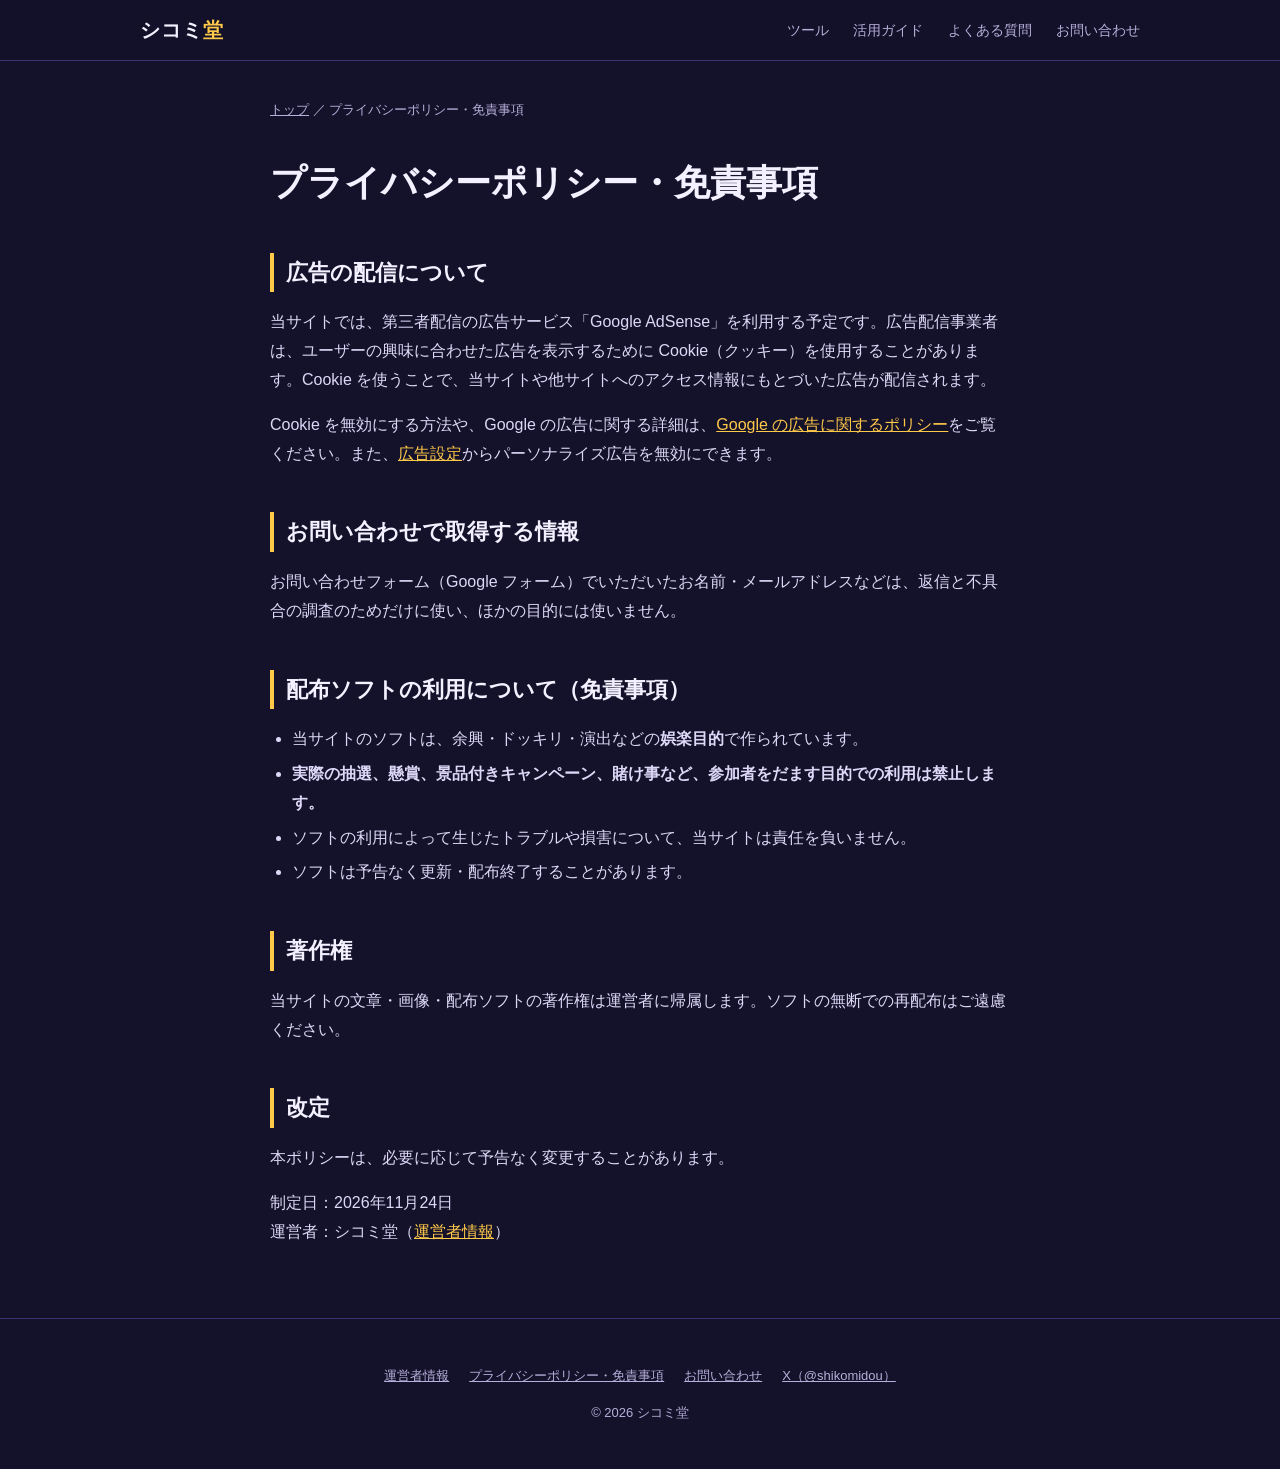
<file: privacy.html>
<!DOCTYPE html>
<html lang="ja">
<head>
<meta charset="UTF-8">
<meta name="viewport" content="width=device-width, initial-scale=1">
<title>プライバシーポリシー・免責事項 ｜ シコミ堂</title>
<meta name="description" content="シコミ堂のプライバシーポリシーと免責事項。">
<link rel="stylesheet" href="style.css">
<!--
  ▼ Google AdSense：審査に合格したら、下のコメントを外して ca-pub-XXXXXXXXXXXXXXXX を自分のIDに置き換える
  <script async src="https://pagead2.googlesyndication.com/pagead/js/adsbygoogle.js?client=ca-pub-XXXXXXXXXXXXXXXX" crossorigin="anonymous"></script>
-->
</head>
<body>

<header class="top">
  <div class="wrap">
    <a class="logo" href="index.html">シコミ<span>堂</span></a>
    <nav>
      <a href="index.html#apps" class="nav-dl">ツール</a>
      <a href="index.html#guides">活用ガイド</a>
      <a href="index.html#faq">よくある質問</a>
      <a href="index.html#contact">お問い合わせ</a>
    </nav>
  </div>
</header>

<main>
  <div class="wrap narrow">
    <p class="crumbs"><a href="index.html">トップ</a> ／ プライバシーポリシー・免責事項</p>
    <article class="doc">
      <h1>プライバシーポリシー・免責事項</h1>

      <h2>広告の配信について</h2>
      <p>当サイトでは、第三者配信の広告サービス「Google AdSense」を利用する予定です。広告配信事業者は、ユーザーの興味に合わせた広告を表示するために Cookie（クッキー）を使用することがあります。Cookie を使うことで、当サイトや他サイトへのアクセス情報にもとづいた広告が配信されます。</p>
      <p>Cookie を無効にする方法や、Google の広告に関する詳細は、<a href="https://policies.google.com/technologies/ads?hl=ja" rel="noopener">Google の広告に関するポリシー</a>をご覧ください。また、<a href="https://adssettings.google.com/" rel="noopener">広告設定</a>からパーソナライズ広告を無効にできます。</p>

      <h2>お問い合わせで取得する情報</h2>
      <p>お問い合わせフォーム（Google フォーム）でいただいたお名前・メールアドレスなどは、返信と不具合の調査のためだけに使い、ほかの目的には使いません。</p>

      <h2>配布ソフトの利用について（免責事項）</h2>
      <ul>
        <li>当サイトのソフトは、余興・ドッキリ・演出などの<b>娯楽目的</b>で作られています。</li>
        <li><b>実際の抽選、懸賞、景品付きキャンペーン、賭け事など、参加者をだます目的での利用は禁止します。</b></li>
        <li>ソフトの利用によって生じたトラブルや損害について、当サイトは責任を負いません。</li>
        <li>ソフトは予告なく更新・配布終了することがあります。</li>
      </ul>

      <h2>著作権</h2>
      <p>当サイトの文章・画像・配布ソフトの著作権は運営者に帰属します。ソフトの無断での再配布はご遠慮ください。</p>

      <h2>改定</h2>
      <p>本ポリシーは、必要に応じて予告なく変更することがあります。</p>
      <p>制定日：2026年11月24日<br>運営者：シコミ堂（<a href="about.html">運営者情報</a>）</p>
    </article>
  </div>
</main>

<footer>
  <div class="wrap">
    <p><a href="about.html">運営者情報</a><a href="privacy.html">プライバシーポリシー・免責事項</a><a href="index.html#contact">お問い合わせ</a><a href="https://x.com/shikomidou" target="_blank" rel="noopener">X（@shikomidou）</a></p>
    <p>© 2026 シコミ堂</p>
  </div>
</footer>

</body>
</html>
</file>
<file: style.css>
:root{
  --bg:#14112a; --bg2:#1d1940; --card:#231f4d; --line:#3a3470;
  --text:#f3f0ff; --muted:#b6afd9; --gold:#ffc94a; --pink:#ff6fa8; --mint:#5fe0c2;
  --warn-bg:#fff4d6; --warn-text:#4a3600;
}
*{box-sizing:border-box}
html{scroll-behavior:smooth}
body{margin:0;background:var(--bg);color:var(--text);
  font-family:"Hiragino Kaku Gothic ProN","Hiragino Sans","Noto Sans JP","Yu Gothic UI",Meiryo,sans-serif;
  line-height:1.8;font-size:16px}
a{color:var(--gold)}
img{max-width:100%}
.wrap{max-width:1040px;margin:0 auto;padding:0 20px}
.narrow{max-width:780px}

/* header */
header.top{position:sticky;top:0;z-index:10;background:rgba(20,17,42,.92);backdrop-filter:blur(6px);border-bottom:1px solid var(--line)}
header.top .wrap{display:flex;align-items:center;justify-content:space-between;height:60px}
.logo{font-weight:800;font-size:20px;letter-spacing:.05em;color:var(--text);text-decoration:none}
.logo span{color:var(--gold)}
nav a{color:var(--muted);text-decoration:none;margin-left:20px;font-size:14px}
nav a:hover{color:var(--text)}
@media (max-width:700px){nav a:not(.nav-dl){display:none}}

/* hero */
.hero{padding:72px 0 56px;text-align:center;position:relative;overflow:hidden}
.hero::before{content:"";position:absolute;inset:0;pointer-events:none;
  background:
    radial-gradient(circle at 12% 20%,var(--pink) 0 4px,transparent 5px),
    radial-gradient(circle at 85% 30%,var(--gold) 0 5px,transparent 6px),
    radial-gradient(circle at 70% 80%,var(--mint) 0 4px,transparent 5px),
    radial-gradient(circle at 25% 75%,var(--gold) 0 3px,transparent 4px),
    radial-gradient(circle at 50% 10%,var(--mint) 0 3px,transparent 4px);
  opacity:.8}
.tag{display:inline-block;border:1px solid var(--gold);color:var(--gold);border-radius:999px;padding:2px 14px;font-size:13px;letter-spacing:.1em}
.hero h1{font-size:clamp(28px,5vw,46px);line-height:1.35;margin:18px 0 14px}
.hero h1 em{font-style:normal;color:var(--gold)}
.hero p.lead{color:var(--muted);max-width:640px;margin:0 auto 28px}
.btn{display:inline-block;background:var(--gold);color:#241a00;font-weight:700;text-decoration:none;
  padding:12px 28px;border-radius:10px;transition:transform .15s}
.btn:hover{transform:translateY(-2px)}
.btn.ghost{background:transparent;color:var(--text);border:1px solid var(--line)}
.btn.sm{padding:9px 18px;font-size:14px}
.req{margin-top:16px;font-size:13px;color:var(--muted)}

/* notice */
.notice{background:var(--warn-bg);color:var(--warn-text);border-radius:12px;padding:18px 22px;margin:0 auto 8px;max-width:820px;font-size:15px}
.notice strong{display:block;font-size:16px;margin-bottom:4px}
.notice a{color:#7a4b00}

section{padding:56px 0}
section.alt{background:var(--bg2)}
h2{font-size:26px;margin:0 0 8px}
.sub{color:var(--muted);margin:0 0 28px}

/* cards */
.apps{display:grid;grid-template-columns:repeat(auto-fit,minmax(290px,1fr));gap:20px}
.app{background:var(--card);border:1px solid var(--line);border-radius:16px;overflow:hidden;display:flex;flex-direction:column}
.shot{aspect-ratio:16/10;background:var(--bg2);display:flex;align-items:center;justify-content:center;border-bottom:1px solid var(--line);overflow:hidden}
.shot img{width:100%;height:100%;object-fit:cover;object-position:left top}
.shot.light{background:#f8fafc}
.shot.light img{object-fit:contain;object-position:center}
.app .body{padding:20px;display:flex;flex-direction:column;flex:1}
.app h3{margin:0 0 4px;font-size:20px}
.app h3 a{color:var(--text);text-decoration:none}
.app h3 a:hover{color:var(--gold)}
.kind{font-size:12px;color:var(--mint);letter-spacing:.08em}
.app ul{padding-left:1.2em;margin:10px 0 16px;color:var(--muted);font-size:14px}
.app .uses{font-size:13px;color:var(--muted);margin-bottom:16px}
.app .uses b{color:var(--text)}
.app .dl{margin-top:auto;display:flex;justify-content:space-between;align-items:center;gap:10px;flex-wrap:wrap}
.meta{font-size:12px;color:var(--muted)}
.more{font-size:14px}

/* guides list */
.guides{display:grid;grid-template-columns:repeat(auto-fit,minmax(260px,1fr));gap:16px}
.guide{display:block;background:var(--card);border:1px solid var(--line);border-radius:14px;padding:20px;text-decoration:none;color:var(--text);transition:border-color .15s}
.guide:hover{border-color:var(--gold)}
.guide .kind{display:block;margin-bottom:6px}
.guide h3{margin:0 0 8px;font-size:18px;line-height:1.5}
.guide p{margin:0;color:var(--muted);font-size:14px}

/* ads */
.ad-slot{margin:8px auto;max-width:970px;min-height:100px;border:1px dashed var(--line);border-radius:8px;
  display:flex;align-items:center;justify-content:center;color:var(--line);font-size:12px}

/* steps */
.steps{counter-reset:s;display:grid;gap:14px;padding:0;margin:0;list-style:none}
.steps li{background:var(--card);border:1px solid var(--line);border-radius:12px;padding:16px 20px 16px 64px;position:relative}
.steps li::before{counter-increment:s;content:counter(s);position:absolute;left:18px;top:16px;width:32px;height:32px;border-radius:50%;
  background:var(--gold);color:#241a00;font-weight:800;display:flex;align-items:center;justify-content:center}
.steps b{display:block}
.steps span{color:var(--muted);font-size:14px}

/* faq */
details{background:var(--card);border:1px solid var(--line);border-radius:12px;padding:14px 20px;margin-bottom:12px}
summary{cursor:pointer;font-weight:700}
details p{color:var(--muted);margin:10px 0 0;font-size:15px}

/* table */
table{width:100%;border-collapse:collapse;font-size:15px}
th,td{border-bottom:1px solid var(--line);padding:10px 8px;text-align:left;vertical-align:top}
th{color:var(--muted);font-weight:600;width:30%}

.log{padding-left:1.2em}
.log li{margin-bottom:6px;color:var(--muted)}
.log time{color:var(--text);margin-right:10px;font-variant-numeric:tabular-nums}

/* article */
.crumbs{font-size:13px;color:var(--muted);padding-top:24px}
.crumbs a{color:var(--muted)}
article.doc{padding:16px 0 56px}
article.doc h1{font-size:clamp(26px,4vw,36px);line-height:1.4;margin:8px 0 12px}
article.doc .lead{color:var(--muted);font-size:17px;margin-bottom:28px}
article.doc h2{font-size:22px;margin:44px 0 12px;padding-left:12px;border-left:4px solid var(--gold)}
article.doc h3{font-size:18px;margin:28px 0 8px;color:var(--gold)}
article.doc p,article.doc li{color:#ddd8f7}
article.doc ul,article.doc ol{padding-left:1.4em}
article.doc li{margin-bottom:6px}
article.doc figure{margin:20px 0;background:var(--bg2);border:1px solid var(--line);border-radius:12px;overflow:hidden}
article.doc figure.light{background:#f8fafc}
article.doc figure img{display:block;margin:0 auto}
article.doc figcaption{font-size:13px;color:var(--muted);padding:8px 14px;background:var(--bg2);border-top:1px solid var(--line)}
.point{background:var(--card);border:1px solid var(--line);border-left:4px solid var(--mint);border-radius:10px;padding:14px 18px;margin:20px 0}
.point b{color:var(--mint)}
.dlbox{background:var(--card);border:1px solid var(--line);border-radius:14px;padding:20px;display:flex;align-items:center;justify-content:space-between;gap:16px;flex-wrap:wrap;margin:24px 0}
.dlbox p{margin:0}
.date{font-size:13px;color:var(--muted)}

footer{border-top:1px solid var(--line);padding:32px 0;color:var(--muted);font-size:13px;text-align:center}
footer a{color:var(--muted);margin:0 10px}
</file>
